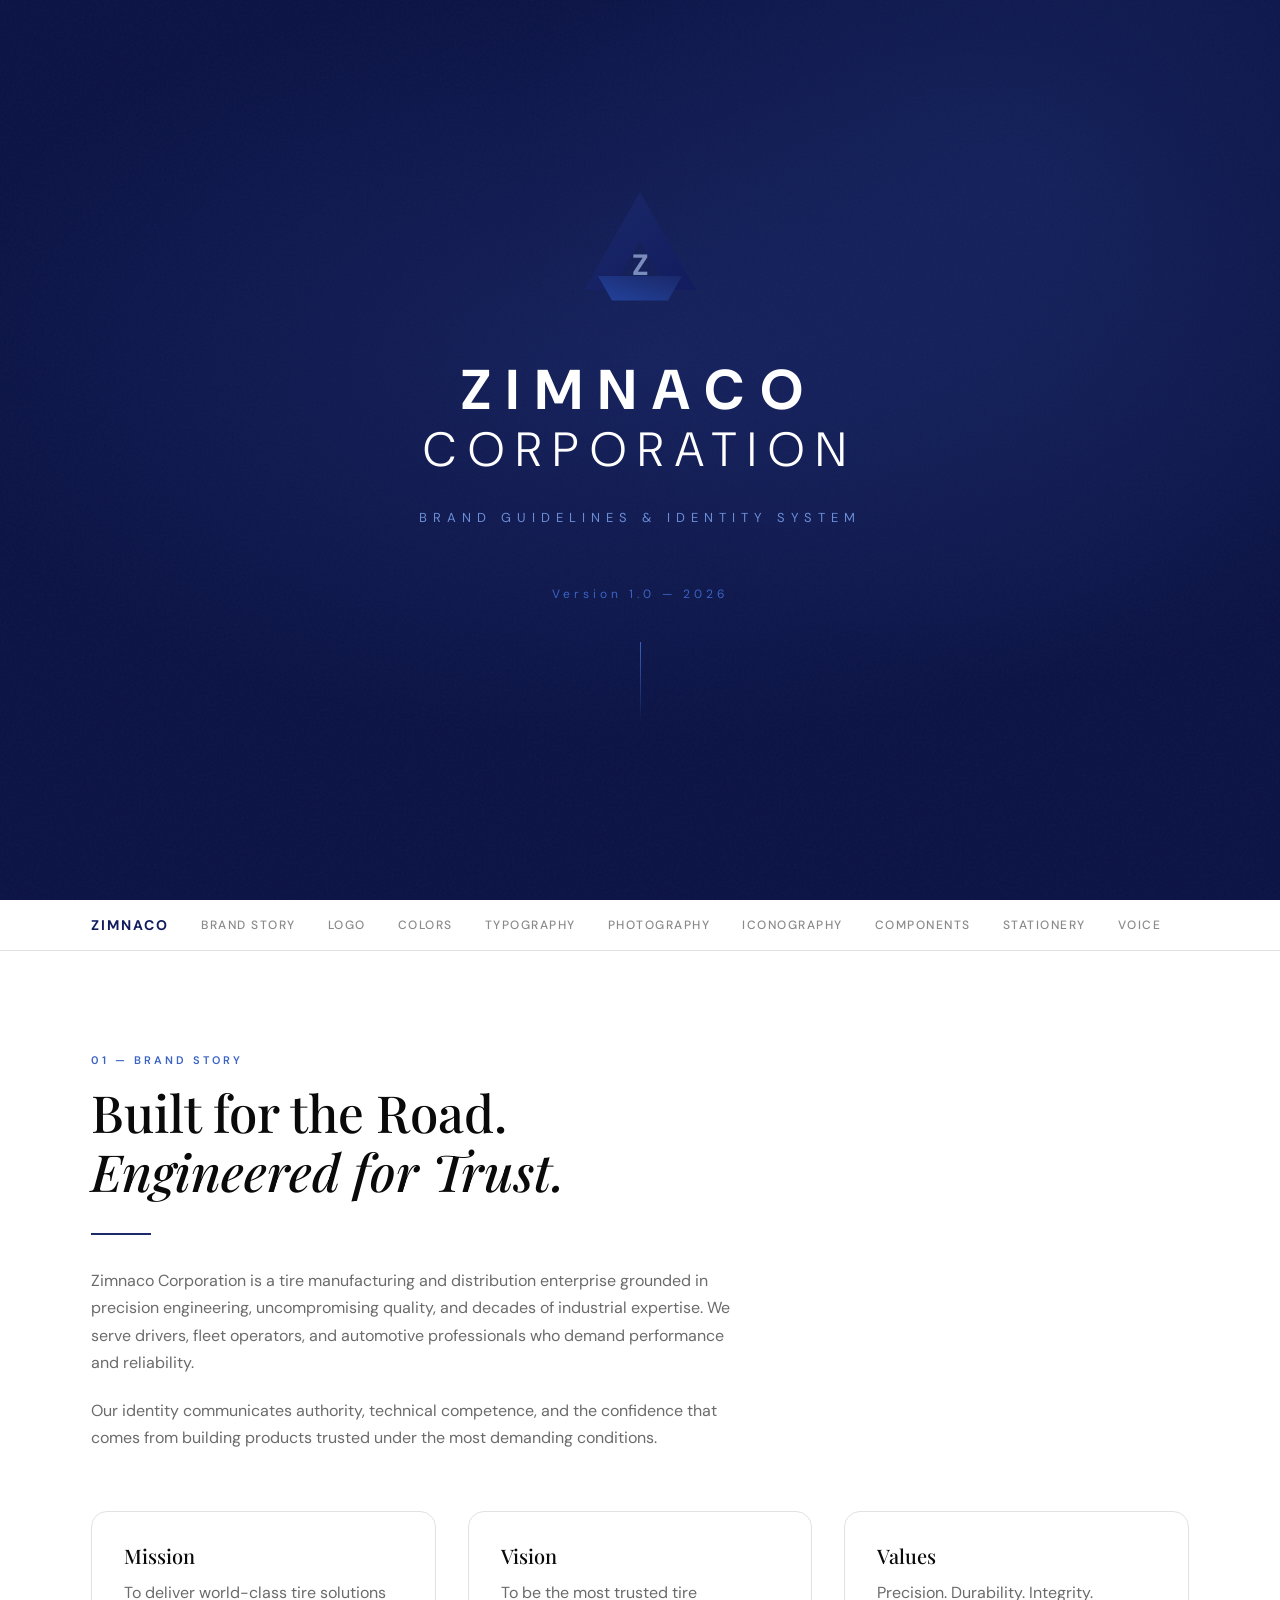
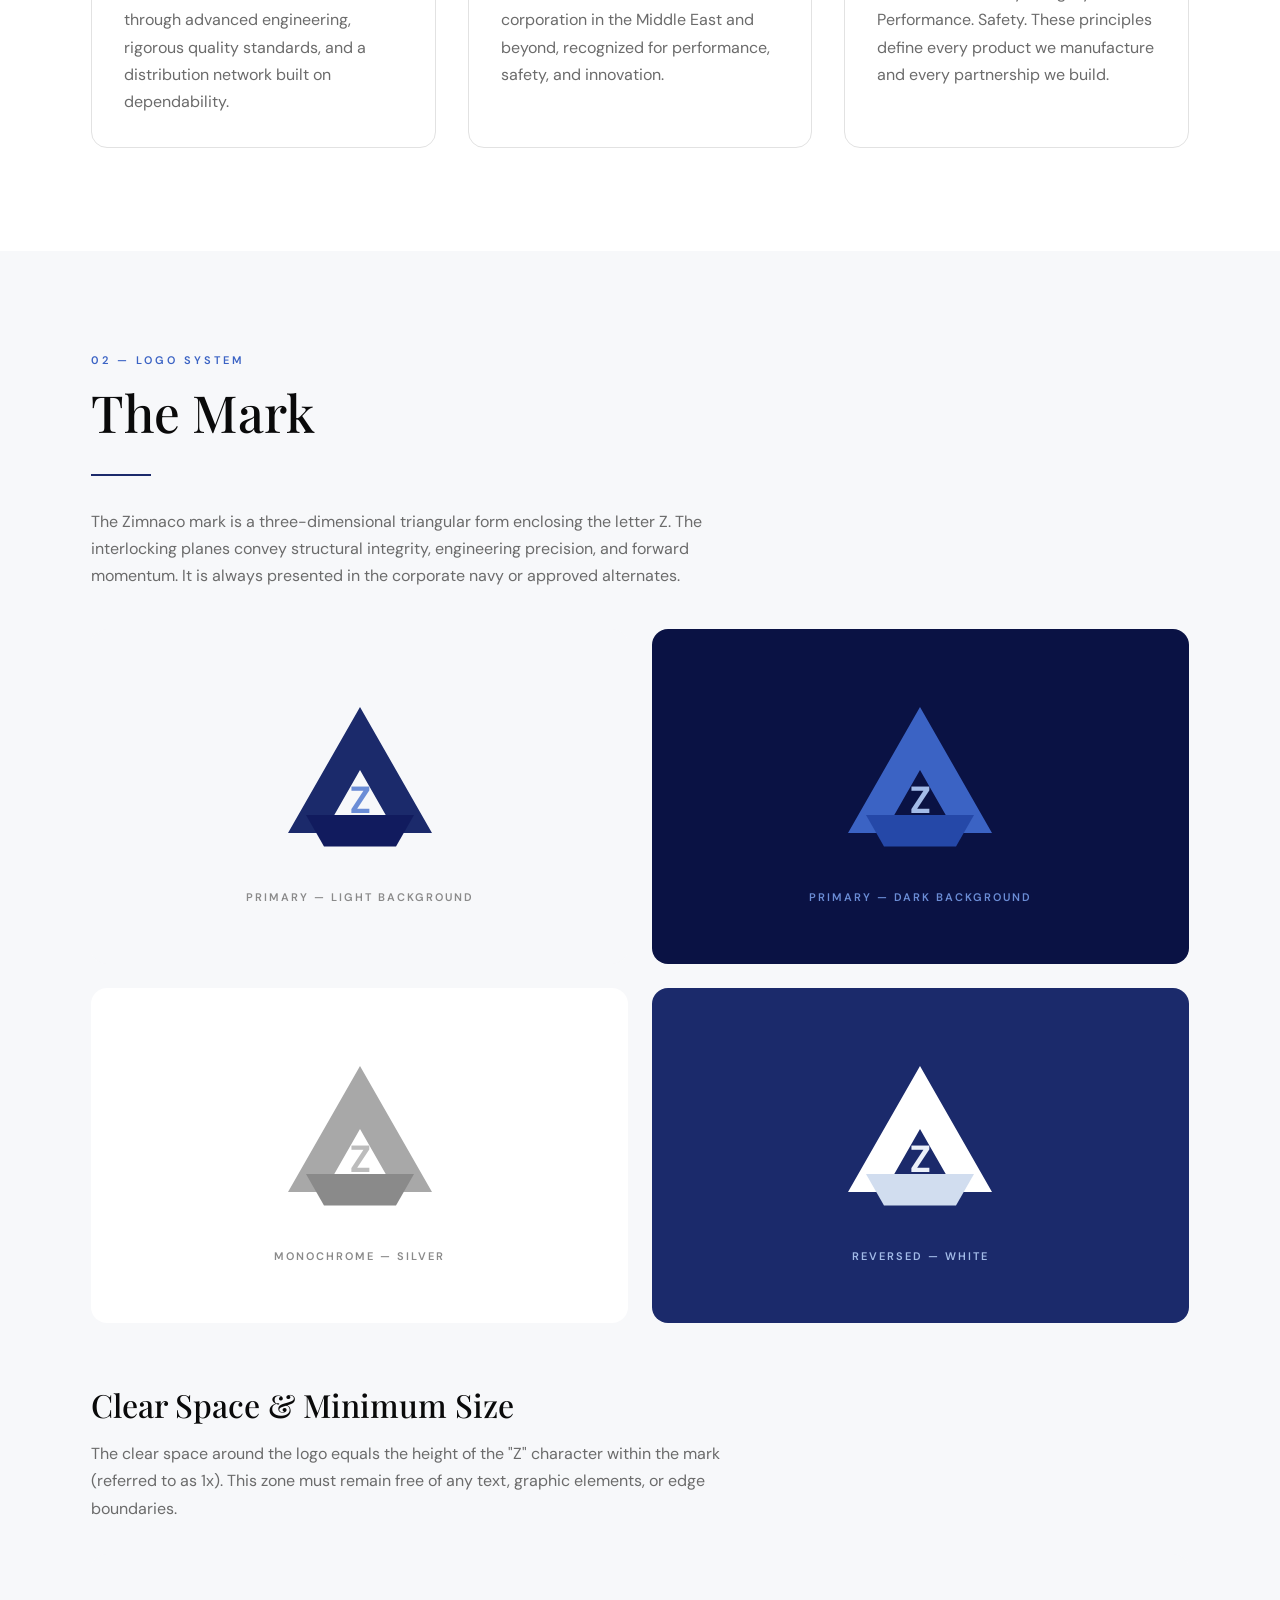
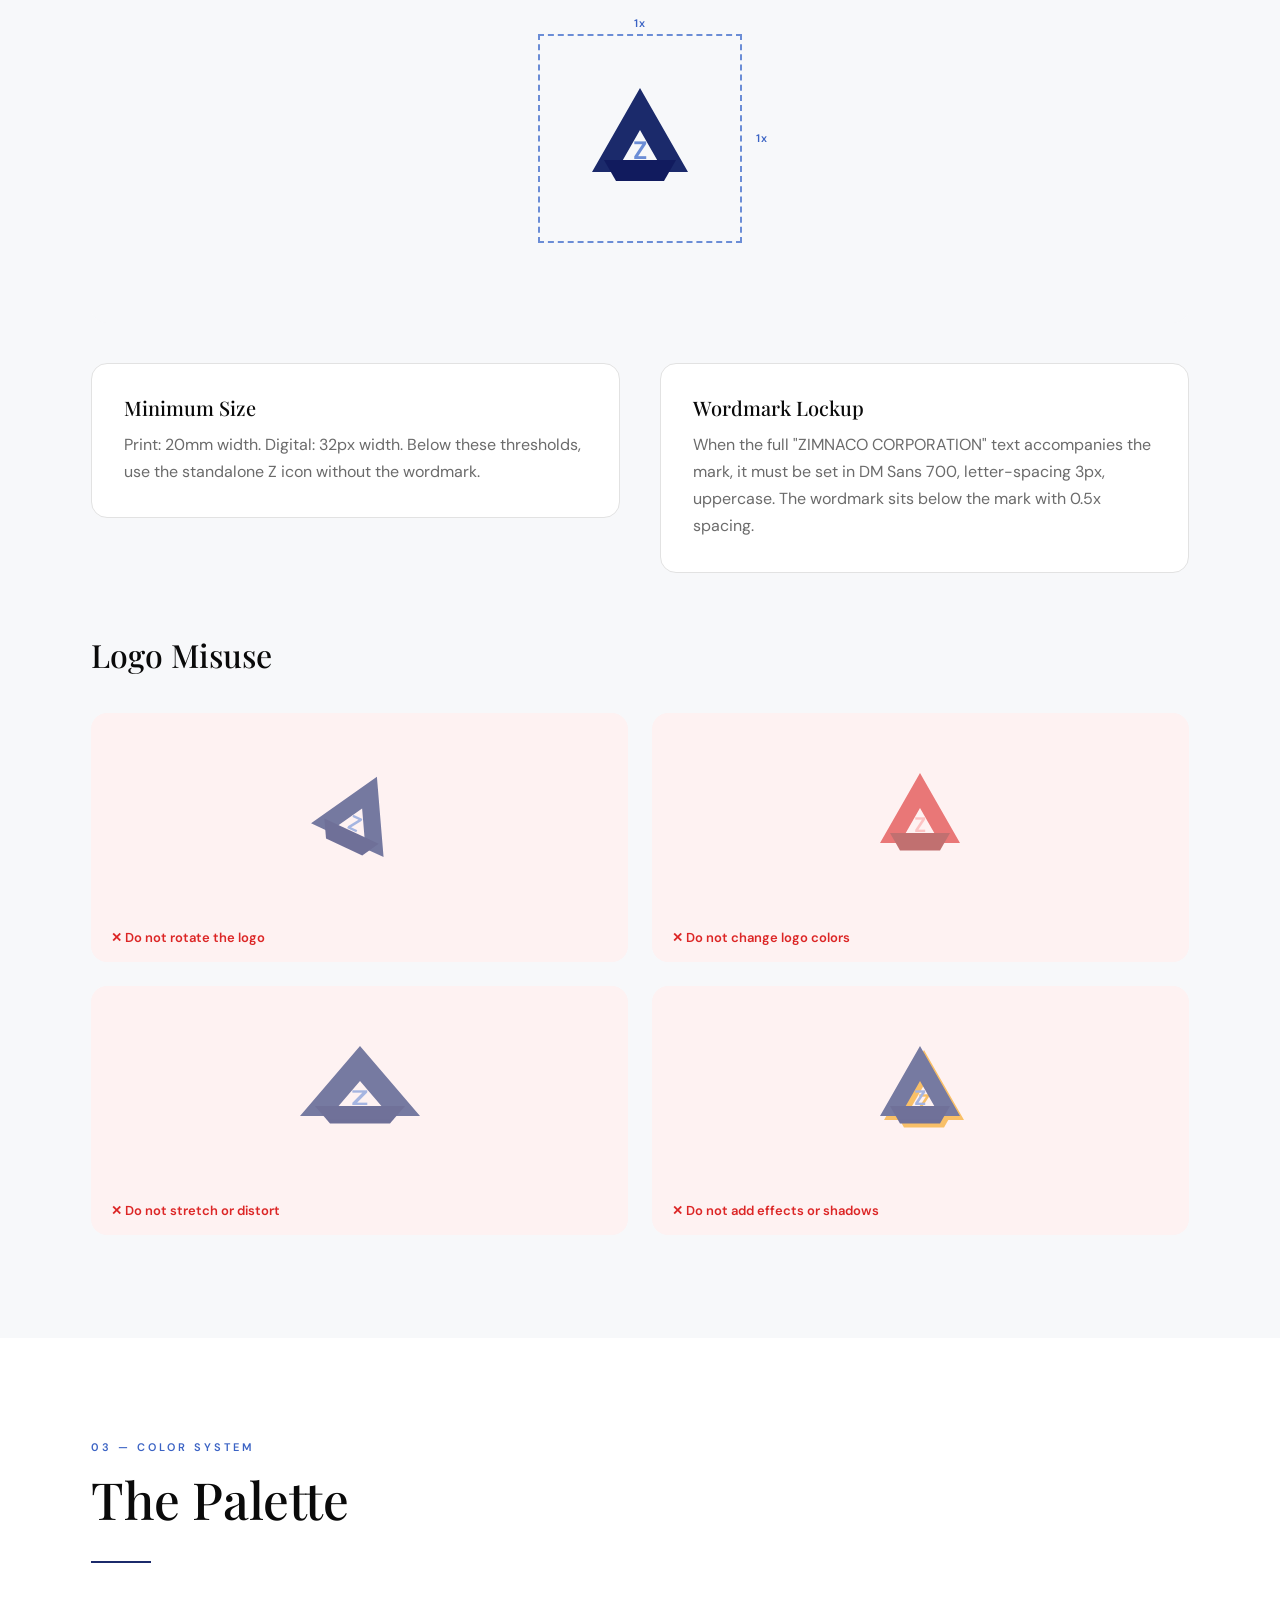
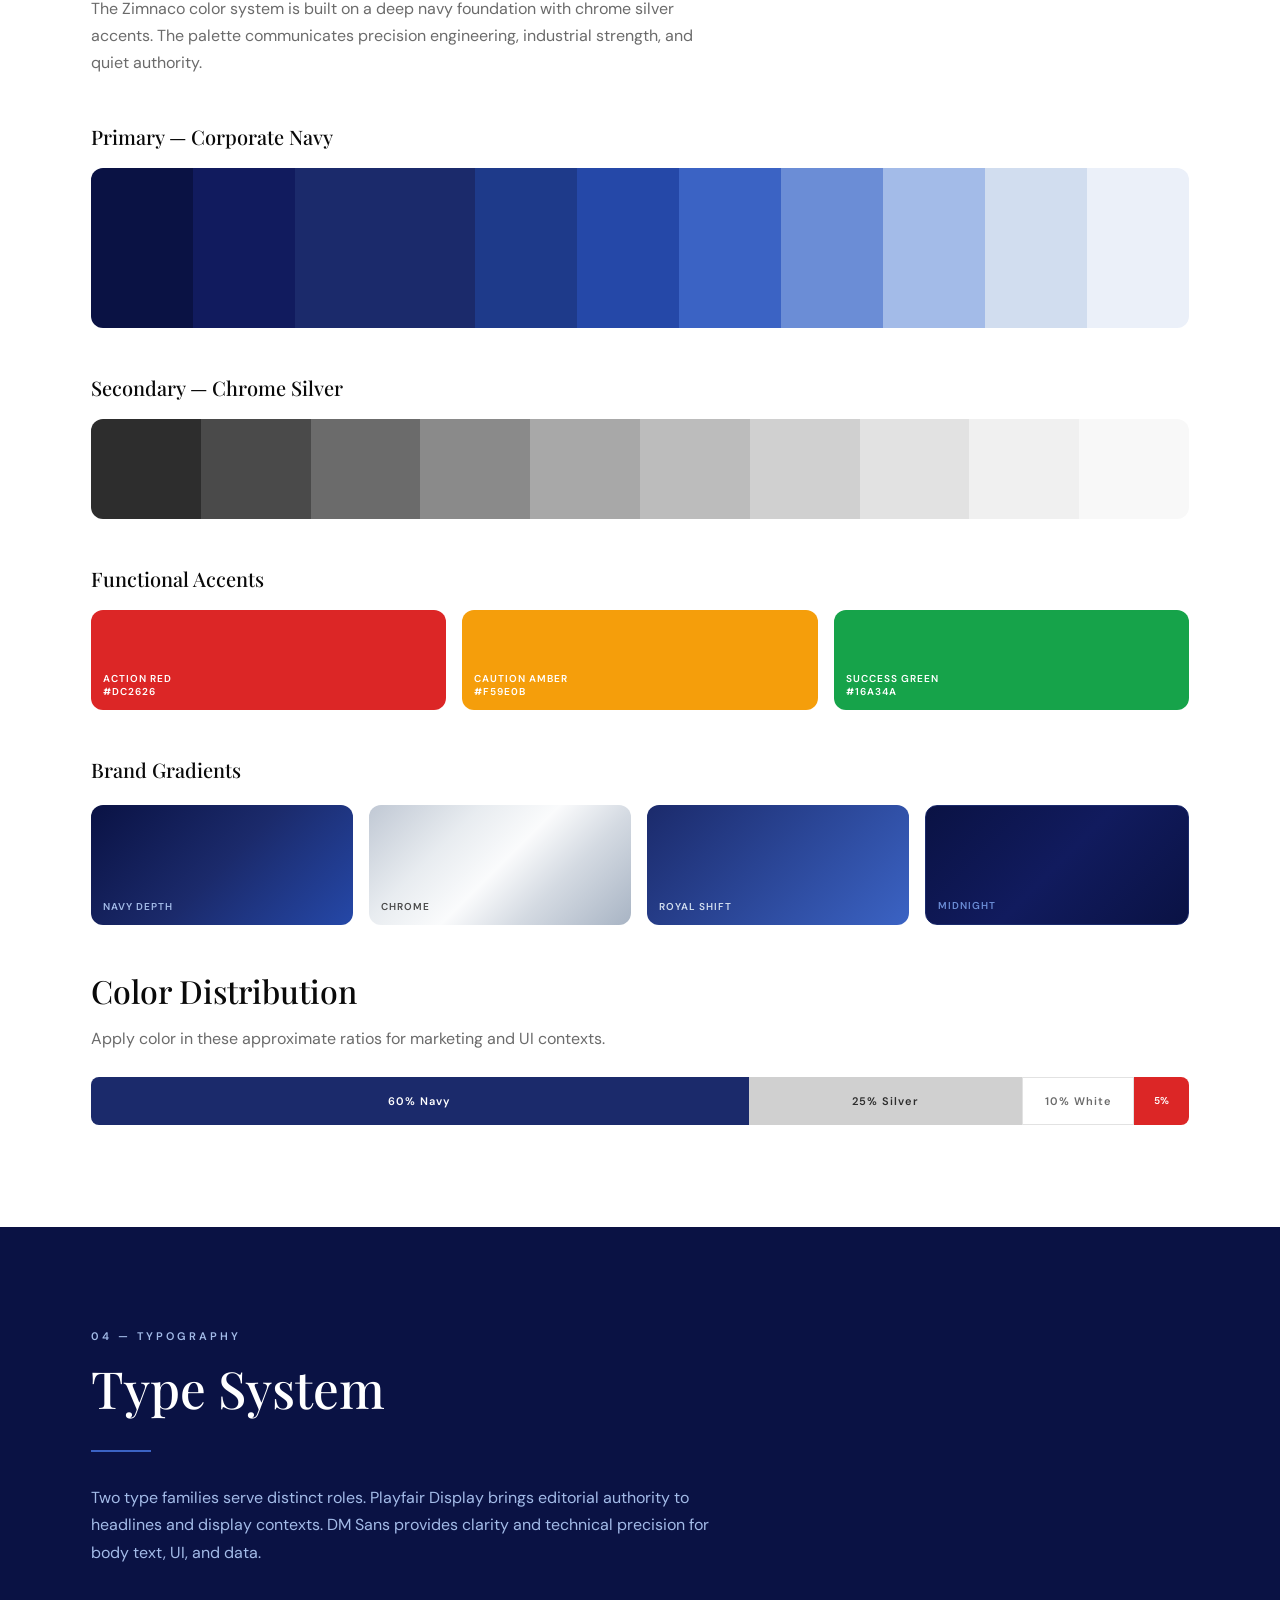
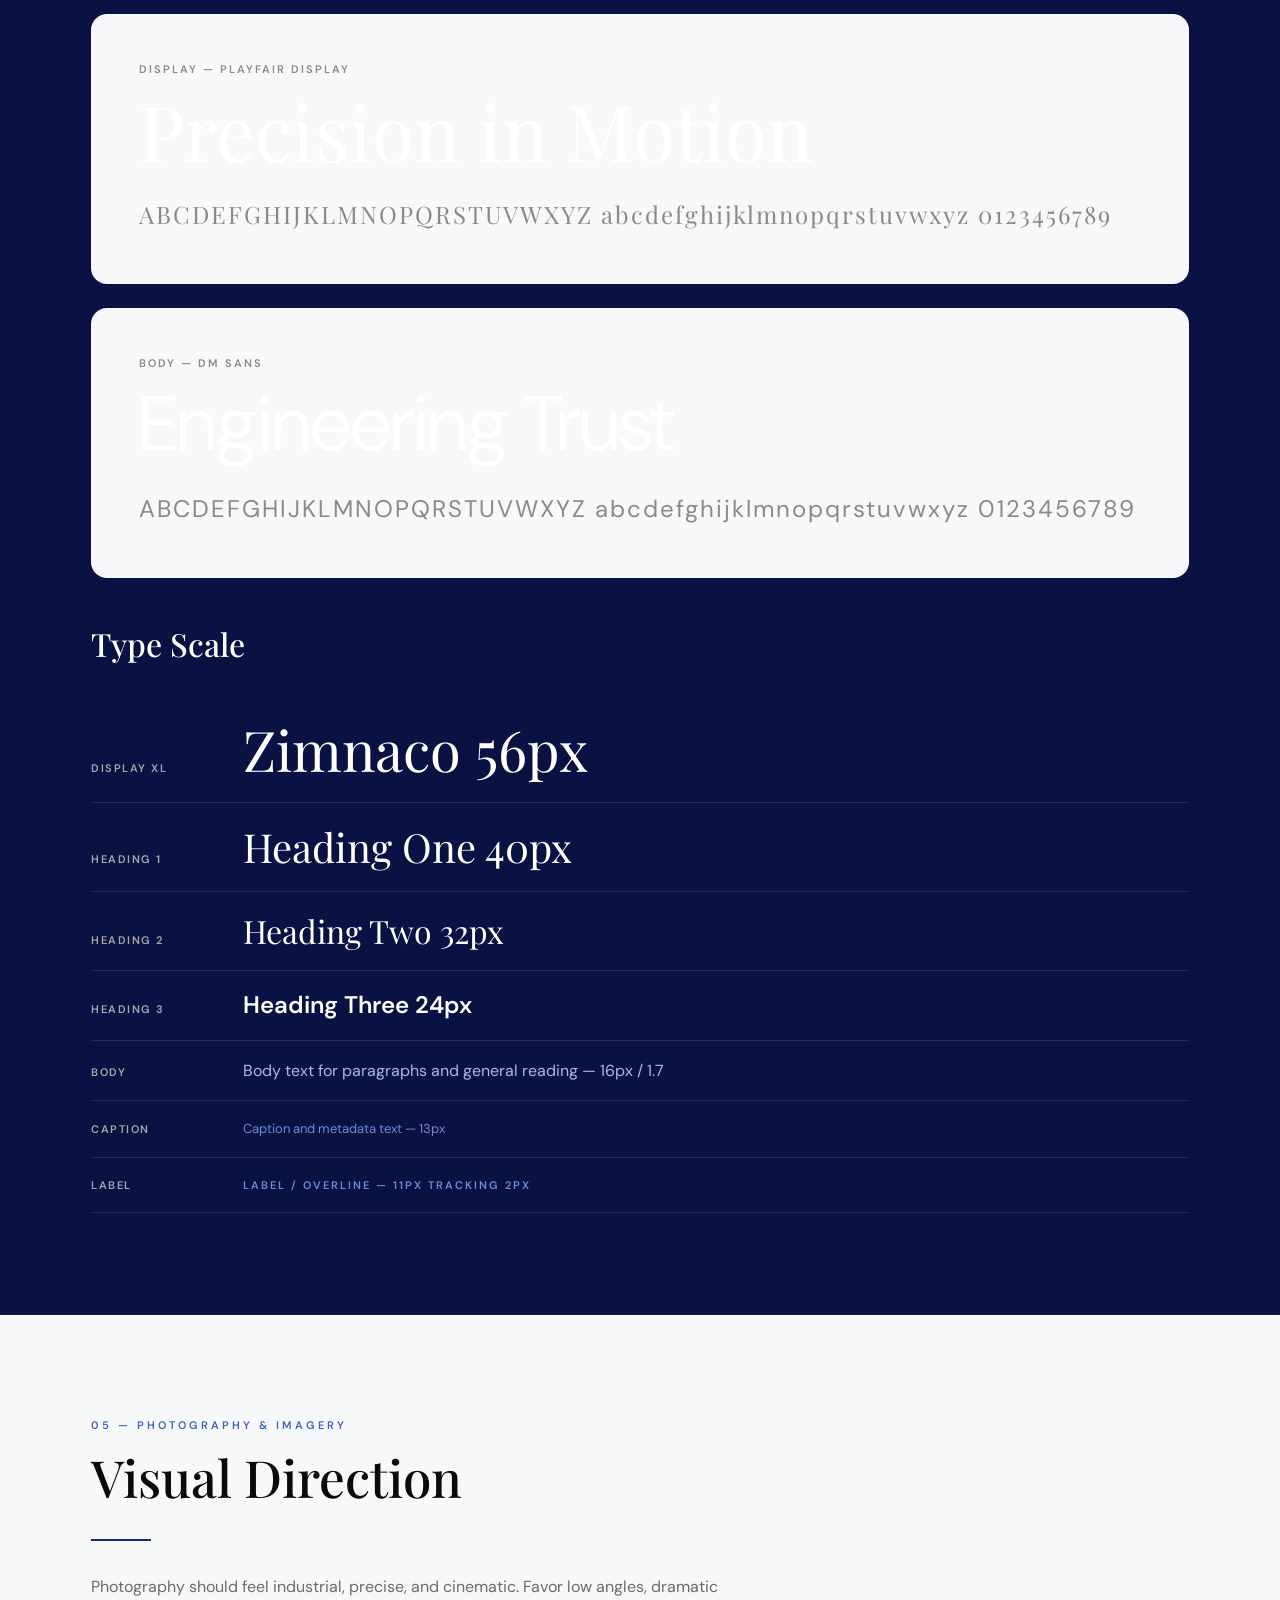
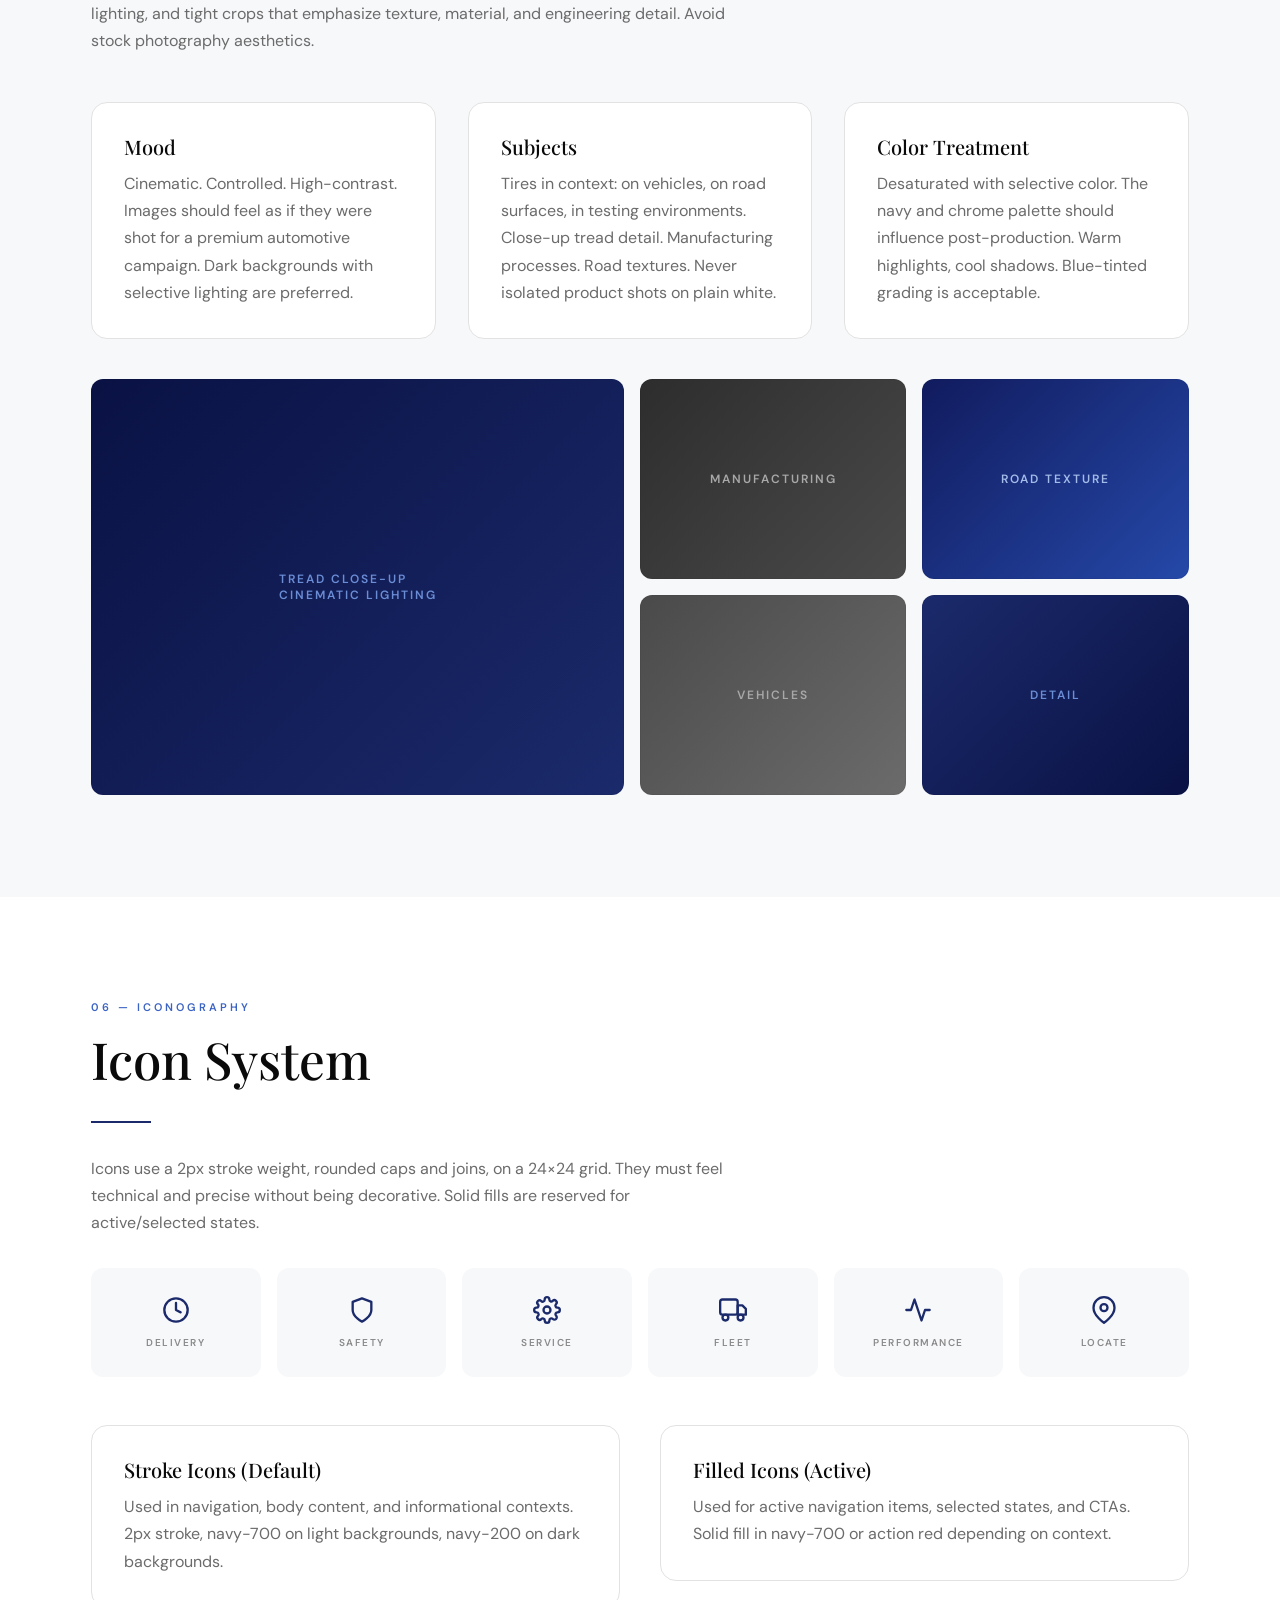
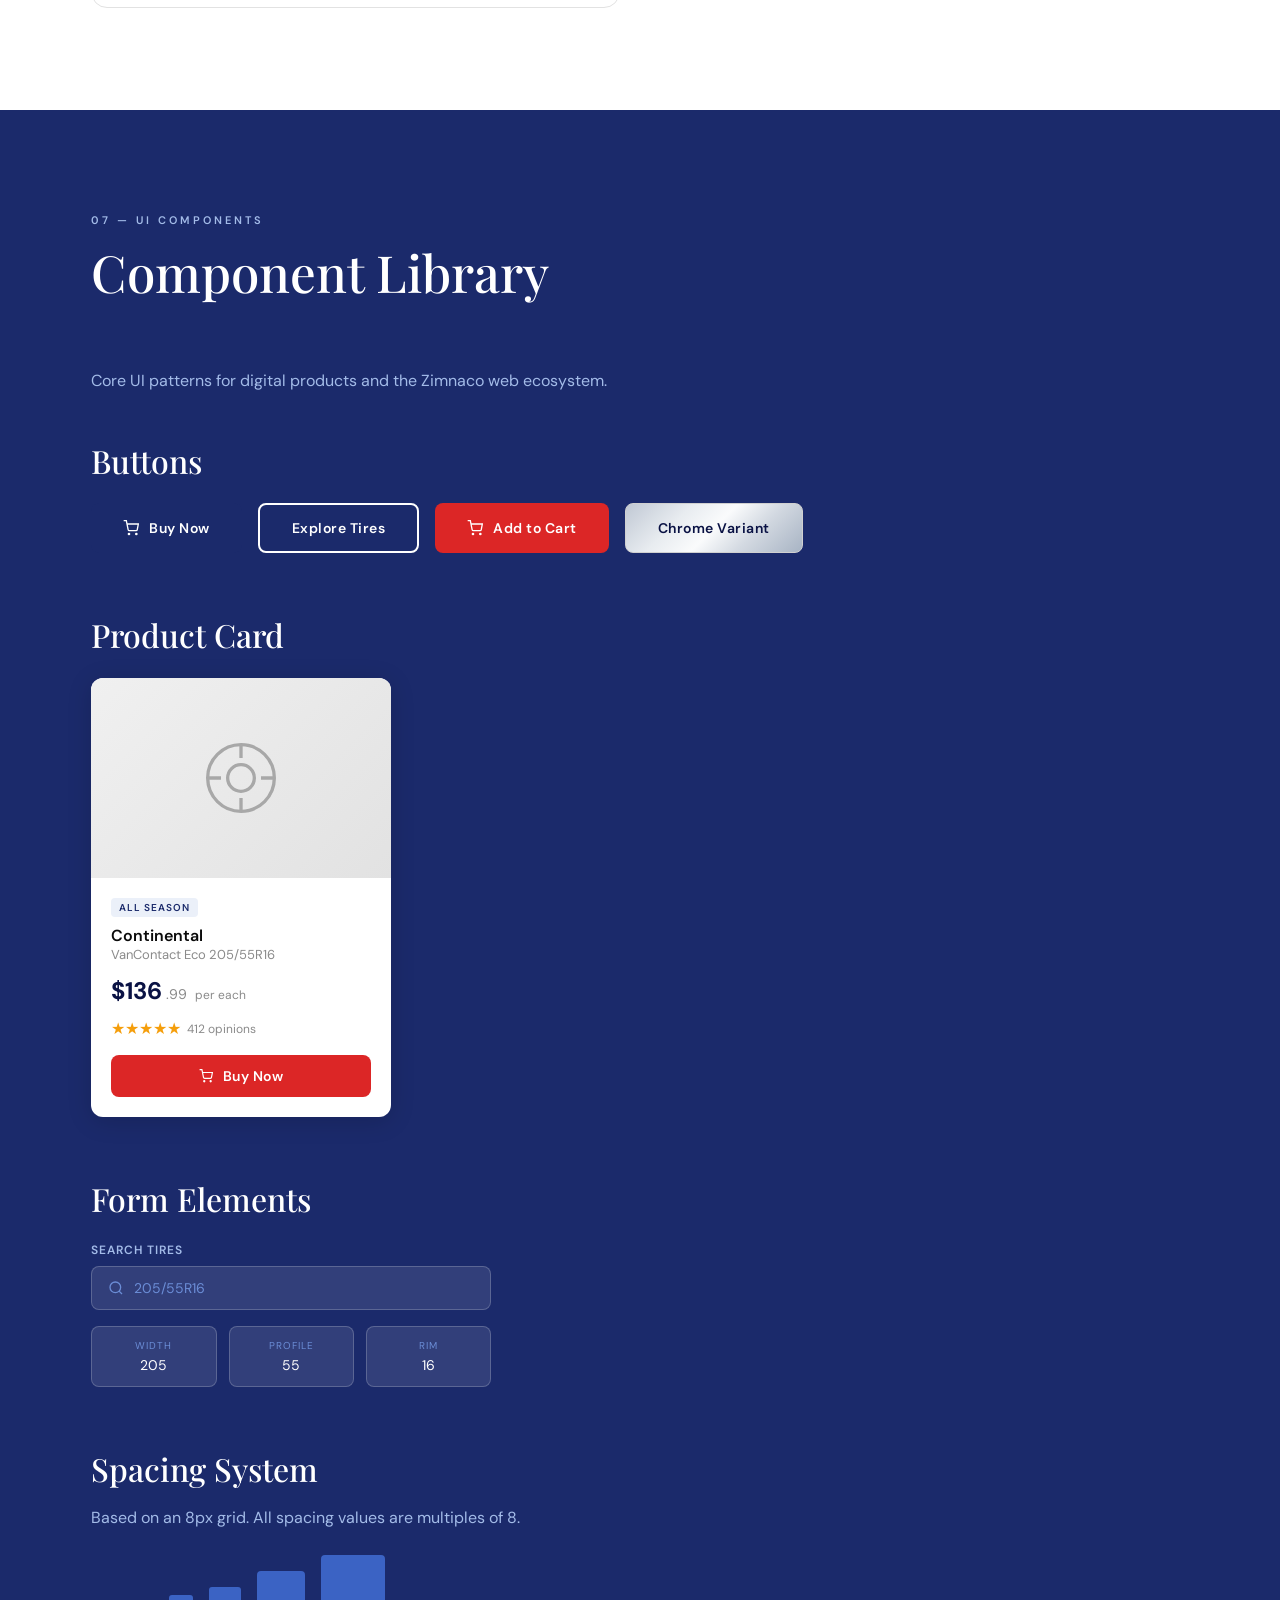
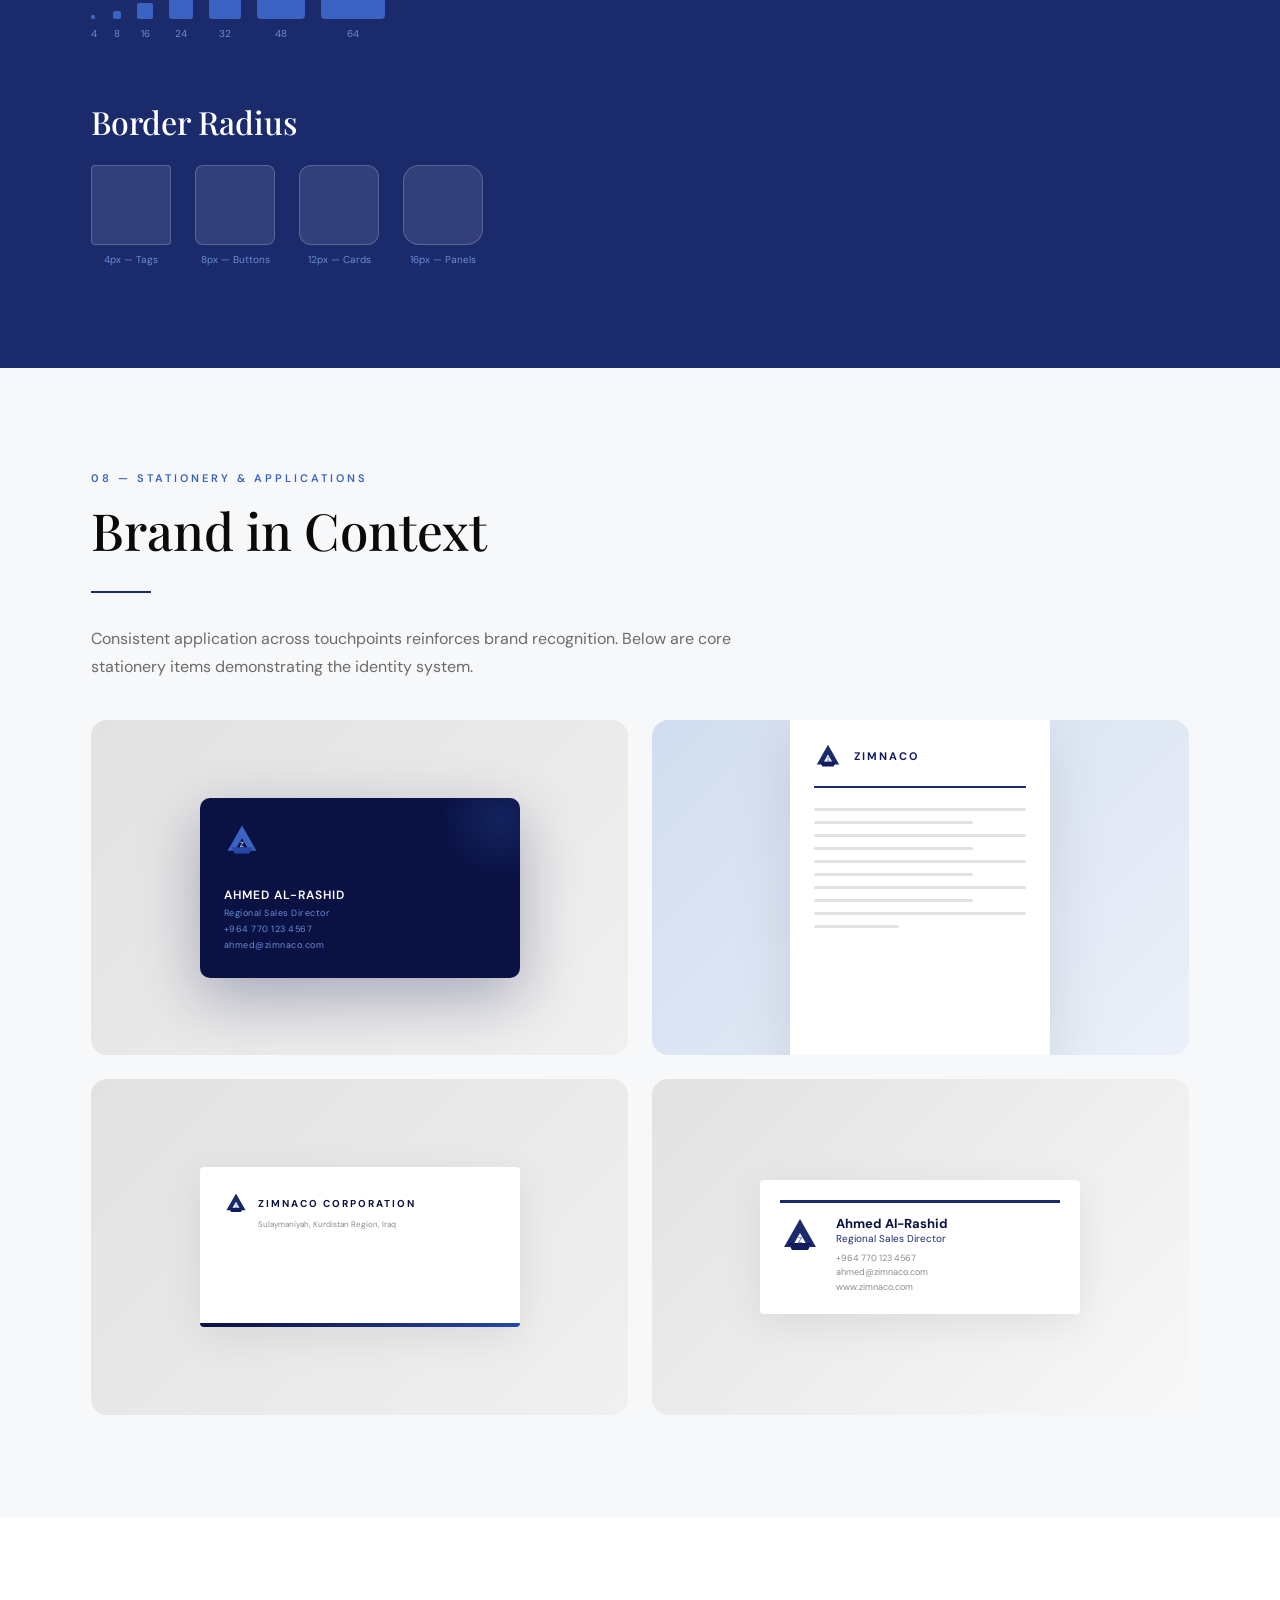
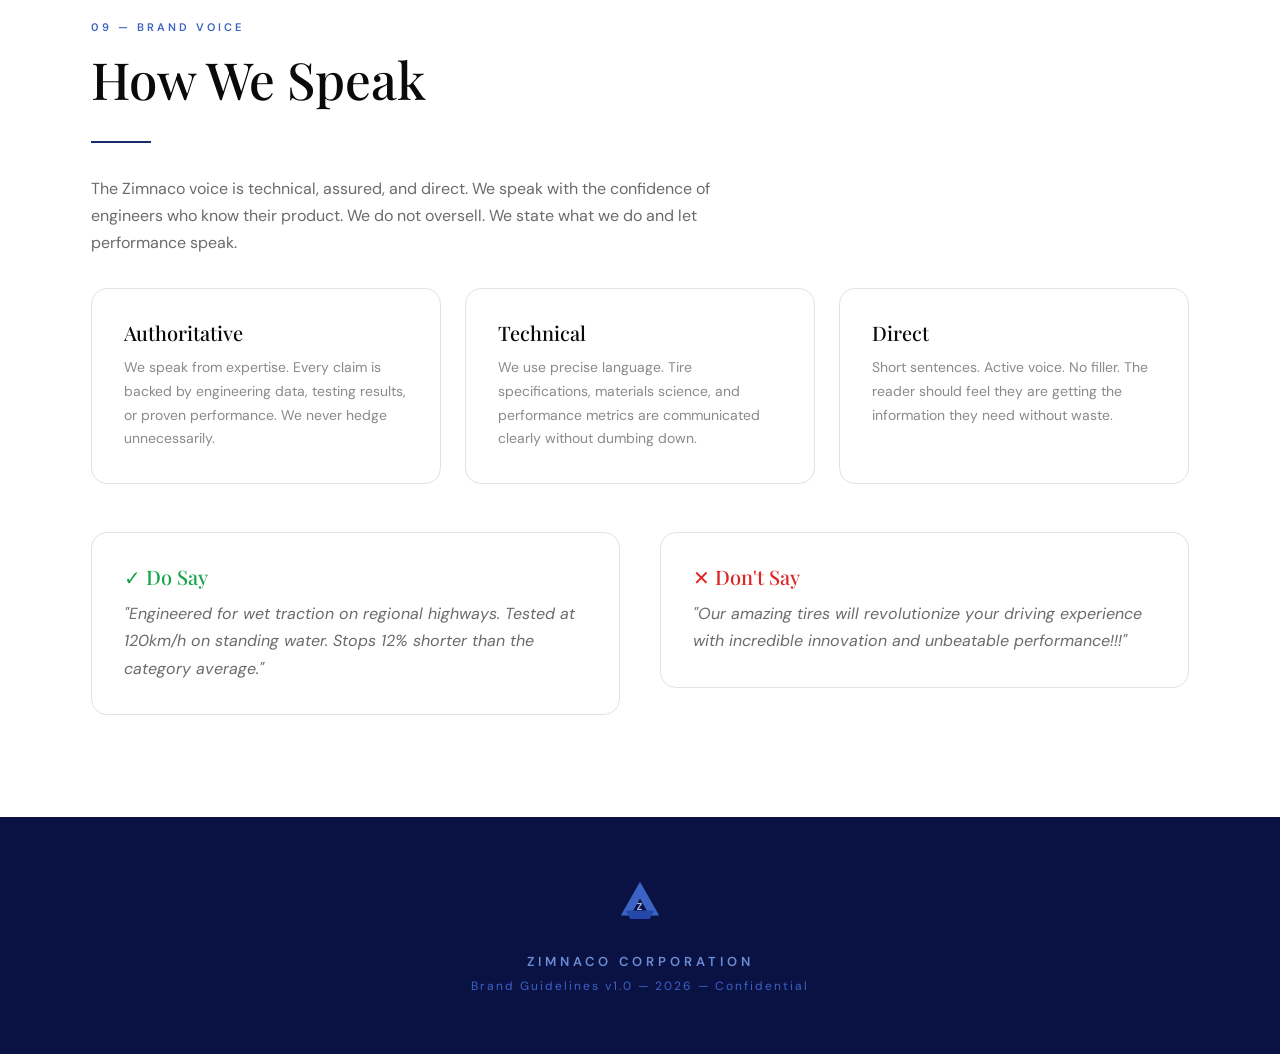
<file: zimnaco-brandbook.html>
<!DOCTYPE html>
<html lang="en">
<head>
<meta charset="UTF-8">
<meta name="viewport" content="width=device-width, initial-scale=1.0">
<title>Zimnaco Corporation — Brand Guidelines</title>
<link href="https://fonts.googleapis.com/css2?family=DM+Sans:ital,opsz,wght@0,9..40,300;0,9..40,400;0,9..40,500;0,9..40,600;0,9..40,700;1,9..40,300;1,9..40,400&family=Playfair+Display:ital,wght@0,400;0,500;0,600;0,700;1,400;1,500&display=swap" rel="stylesheet">
<style>
:root {
  /* ── ZIMNACO BRAND COLORS ── */
  --navy-900: #0A1244;
  --navy-800: #111B5E;
  --navy-700: #1B2A6B;
  --navy-600: #1E3A8A;
  --navy-500: #2548A8;
  --navy-400: #3B63C4;
  --navy-300: #6B8DD6;
  --navy-200: #A3BBE8;
  --navy-100: #D1DDEF;
  --navy-50:  #EBF0F9;

  --silver-900: #2D2D2D;
  --silver-800: #4A4A4A;
  --silver-700: #6B6B6B;
  --silver-600: #8A8A8A;
  --silver-500: #A8A8A8;
  --silver-400: #BCBCBC;
  --silver-300: #D0D0D0;
  --silver-200: #E2E2E2;
  --silver-100: #F0F0F0;
  --silver-50:  #F8F8F8;

  --chrome-highlight: linear-gradient(135deg, #C0C8D4 0%, #E8ECF0 30%, #FAFBFC 50%, #D4DAE2 70%, #A8B4C4 100%);
  --chrome-dark: linear-gradient(135deg, #5A6475 0%, #8A95A5 30%, #B0BAC8 50%, #7A8698 70%, #4A5568 100%);

  --white: #FFFFFF;
  --off-white: #F7F8FA;
  --black: #0A0A0A;

  --accent-red: #DC2626;
  --accent-amber: #F59E0B;
  --accent-green: #16A34A;

  /* ── TYPOGRAPHY ── */
  --font-display: 'Playfair Display', Georgia, serif;
  --font-body: 'DM Sans', 'Helvetica Neue', sans-serif;

  /* ── SPACING ── */
  --section-pad: clamp(60px, 8vw, 120px);
  --page-max: 1200px;
}

* { margin: 0; padding: 0; box-sizing: border-box; }

html { scroll-behavior: smooth; font-size: 16px; }

body {
  font-family: var(--font-body);
  color: var(--black);
  background: var(--white);
  -webkit-font-smoothing: antialiased;
  overflow-x: hidden;
}

/* ── UTILITY ── */
.container { max-width: var(--page-max); margin: 0 auto; padding: 0 clamp(20px, 4vw, 60px); }
.section { padding: var(--section-pad) 0; }
.section--dark { background: var(--navy-900); color: var(--white); }
.section--light { background: var(--off-white); }
.section--navy { background: var(--navy-700); color: var(--white); }

.label {
  font-family: var(--font-body);
  font-size: 11px;
  font-weight: 600;
  letter-spacing: 3px;
  text-transform: uppercase;
  color: var(--navy-400);
  margin-bottom: 16px;
  display: block;
}
.section--dark .label,
.section--navy .label { color: var(--navy-200); }

h1, h2, h3, h4 { font-family: var(--font-display); font-weight: 500; line-height: 1.15; }
h1 { font-size: clamp(42px, 6vw, 80px); }
h2 { font-size: clamp(32px, 4vw, 56px); margin-bottom: 24px; }
h3 { font-size: clamp(22px, 2.5vw, 32px); margin-bottom: 16px; }
h4 { font-size: 20px; margin-bottom: 12px; }

p { font-size: 16px; line-height: 1.7; color: var(--silver-700); max-width: 640px; }
.section--dark p,
.section--navy p { color: var(--navy-200); }

.divider {
  width: 60px;
  height: 2px;
  background: var(--navy-700);
  margin: 32px 0;
}
.section--dark .divider { background: var(--navy-400); }

/* ── COVER ── */
.cover {
  min-height: 100vh;
  background: var(--navy-900);
  display: flex;
  align-items: center;
  justify-content: center;
  position: relative;
  overflow: hidden;
}
.cover::before {
  content: '';
  position: absolute;
  inset: 0;
  background:
    radial-gradient(ellipse 80% 60% at 50% 40%, rgba(27,42,107,0.6) 0%, transparent 70%),
    radial-gradient(circle at 80% 20%, rgba(59,99,196,0.15) 0%, transparent 40%);
}
.cover::after {
  content: '';
  position: absolute;
  inset: 0;
  background: url("data:image/svg+xml,%3Csvg viewBox='0 0 400 400' xmlns='http://www.w3.org/2000/svg'%3E%3Cfilter id='n'%3E%3CfeTurbulence type='fractalNoise' baseFrequency='0.9' numOctaves='4' stitchTiles='stitch'/%3E%3C/filter%3E%3Crect width='100%25' height='100%25' filter='url(%23n)' opacity='0.03'/%3E%3C/svg%3E");
  pointer-events: none;
}

.cover-content {
  position: relative;
  z-index: 1;
  text-align: center;
  color: var(--white);
  animation: fadeUp 1.2s ease-out;
}
@keyframes fadeUp {
  from { opacity: 0; transform: translateY(40px); }
  to { opacity: 1; transform: translateY(0); }
}

.cover-logo {
  width: 140px;
  height: 140px;
  margin: 0 auto 40px;
}

.cover h1 {
  font-family: var(--font-body);
  font-weight: 300;
  letter-spacing: 12px;
  text-transform: uppercase;
  font-size: clamp(24px, 4vw, 48px);
  margin-bottom: 8px;
}
.cover h1 span {
  display: block;
  font-family: var(--font-body);
  font-weight: 700;
  letter-spacing: 16px;
  font-size: clamp(28px, 5vw, 56px);
}
.cover-sub {
  font-size: 13px;
  letter-spacing: 6px;
  text-transform: uppercase;
  color: var(--navy-300);
  margin-top: 32px;
  font-weight: 400;
}
.cover-year {
  font-size: 12px;
  letter-spacing: 4px;
  color: var(--navy-400);
  margin-top: 60px;
}
.cover-line {
  width: 1px;
  height: 80px;
  background: linear-gradient(to bottom, var(--navy-400), transparent);
  margin: 40px auto 0;
}

/* ── NAV ── */
.toc {
  position: sticky;
  top: 0;
  z-index: 100;
  background: rgba(255,255,255,0.92);
  backdrop-filter: blur(20px);
  border-bottom: 1px solid var(--silver-200);
  padding: 16px 0;
}
.toc-inner {
  max-width: var(--page-max);
  margin: 0 auto;
  padding: 0 clamp(20px, 4vw, 60px);
  display: flex;
  align-items: center;
  gap: 32px;
  overflow-x: auto;
  scrollbar-width: none;
}
.toc-inner::-webkit-scrollbar { display: none; }
.toc-brand {
  font-family: var(--font-body);
  font-weight: 700;
  font-size: 14px;
  letter-spacing: 2px;
  text-transform: uppercase;
  color: var(--navy-800);
  white-space: nowrap;
  flex-shrink: 0;
}
.toc a {
  font-size: 12px;
  letter-spacing: 1.5px;
  text-transform: uppercase;
  color: var(--silver-600);
  text-decoration: none;
  white-space: nowrap;
  transition: color 0.3s;
  font-weight: 500;
}
.toc a:hover { color: var(--navy-700); }

/* ── GRID LAYOUTS ── */
.grid-2 { display: grid; grid-template-columns: 1fr 1fr; gap: 40px; align-items: start; }
.grid-3 { display: grid; grid-template-columns: repeat(3, 1fr); gap: 32px; }
.grid-4 { display: grid; grid-template-columns: repeat(4, 1fr); gap: 24px; }
@media (max-width: 768px) {
  .grid-2, .grid-3, .grid-4 { grid-template-columns: 1fr; }
}

/* ── COLOR SWATCHES ── */
.swatch-group { margin-bottom: 48px; }
.swatch-group h4 { margin-bottom: 20px; }
.swatch-row { display: flex; gap: 0; border-radius: 12px; overflow: hidden; height: 100px; }
.swatch-row--tall { height: 160px; }
.swatch {
  flex: 1;
  display: flex;
  align-items: flex-end;
  padding: 12px;
  position: relative;
  transition: flex 0.4s ease;
  cursor: default;
}
.swatch:hover { flex: 2; }
.swatch-info {
  font-size: 10px;
  font-weight: 600;
  letter-spacing: 1px;
  text-transform: uppercase;
  line-height: 1.6;
  opacity: 0;
  transition: opacity 0.3s;
}
.swatch:hover .swatch-info { opacity: 1; }
.swatch--light .swatch-info { color: var(--black); }
.swatch--dark .swatch-info { color: var(--white); }

/* ── LOGO DISPLAY ── */
.logo-display {
  background: var(--off-white);
  border-radius: 16px;
  padding: 60px;
  display: flex;
  align-items: center;
  justify-content: center;
  min-height: 300px;
  position: relative;
}
.logo-display--dark {
  background: var(--navy-900);
}
.logo-display--navy {
  background: var(--navy-700);
}
.logo-display svg { width: 180px; height: auto; }

.logo-grid {
  display: grid;
  grid-template-columns: repeat(2, 1fr);
  gap: 24px;
  margin-top: 40px;
}
@media (max-width: 768px) {
  .logo-grid { grid-template-columns: 1fr; }
}

/* ── CLEAR SPACE ── */
.clearspace-demo {
  background: var(--off-white);
  border-radius: 16px;
  padding: 80px;
  display: flex;
  align-items: center;
  justify-content: center;
  position: relative;
}
.clearspace-box {
  border: 2px dashed var(--navy-300);
  padding: 40px;
  position: relative;
}
.clearspace-box::before,
.clearspace-box::after {
  content: '1x';
  position: absolute;
  font-size: 11px;
  font-weight: 600;
  color: var(--navy-400);
  letter-spacing: 1px;
}
.clearspace-box::before { top: -20px; left: 50%; transform: translateX(-50%); }
.clearspace-box::after { right: -28px; top: 50%; transform: translateY(-50%); }

/* ── TYPOGRAPHY SPECIMENS ── */
.type-specimen {
  background: var(--off-white);
  border-radius: 16px;
  padding: 48px;
  margin-bottom: 24px;
}
.type-specimen--dark {
  background: var(--navy-900);
  color: var(--white);
}
.type-display {
  font-size: clamp(48px, 6vw, 96px);
  line-height: 1;
  margin-bottom: 24px;
}
.type-alphabet {
  font-size: 24px;
  line-height: 1.8;
  letter-spacing: 2px;
  color: var(--silver-600);
  word-break: break-all;
}
.type-scale { margin-top: 48px; }
.type-scale-item {
  display: flex;
  align-items: baseline;
  gap: 32px;
  padding: 20px 0;
  border-bottom: 1px solid var(--silver-200);
}
.type-scale-label {
  width: 120px;
  flex-shrink: 0;
  font-size: 11px;
  font-weight: 600;
  letter-spacing: 1.5px;
  text-transform: uppercase;
  color: var(--silver-500);
}
.type-scale-sample { line-height: 1.2; }

/* ── PATTERN / TEXTURE ── */
.pattern-box {
  border-radius: 16px;
  overflow: hidden;
  height: 240px;
  position: relative;
}

/* ── DO / DON'T ── */
.usage-grid { display: grid; grid-template-columns: 1fr 1fr; gap: 24px; margin-top: 40px; }
@media (max-width: 768px) { .usage-grid { grid-template-columns: 1fr; } }
.usage-card {
  border-radius: 16px;
  overflow: hidden;
}
.usage-card-display {
  height: 200px;
  display: flex;
  align-items: center;
  justify-content: center;
  background: var(--off-white);
}
.usage-card-label {
  padding: 16px 20px;
  font-size: 13px;
  font-weight: 600;
  display: flex;
  align-items: center;
  gap: 8px;
}
.usage-card--do .usage-card-label { background: #ECFDF5; color: var(--accent-green); }
.usage-card--dont .usage-card-label { background: #FEF2F2; color: var(--accent-red); }

/* ── COMPONENT CARDS ── */
.component-card {
  background: var(--white);
  border-radius: 16px;
  padding: 32px;
  border: 1px solid var(--silver-200);
}
.section--dark .component-card {
  background: rgba(255,255,255,0.05);
  border-color: rgba(255,255,255,0.1);
}

/* ── BUTTON SPECIMENS ── */
.btn-specimen {
  display: inline-flex;
  align-items: center;
  gap: 10px;
  padding: 14px 32px;
  border-radius: 8px;
  font-family: var(--font-body);
  font-size: 14px;
  font-weight: 600;
  letter-spacing: 0.5px;
  border: none;
  cursor: pointer;
  transition: all 0.3s;
  text-decoration: none;
}
.btn--primary {
  background: var(--navy-700);
  color: var(--white);
}
.btn--primary:hover { background: var(--navy-800); transform: translateY(-1px); }
.btn--secondary {
  background: transparent;
  color: var(--navy-700);
  border: 2px solid var(--navy-700);
}
.btn--accent {
  background: var(--accent-red);
  color: var(--white);
}
.btn--chrome {
  background: var(--chrome-highlight);
  color: var(--navy-900);
  border: 1px solid var(--silver-300);
}

.btn-row { display: flex; flex-wrap: wrap; gap: 16px; margin-top: 24px; }

/* ── PHOTOGRAPHY ── */
.photo-grid {
  display: grid;
  grid-template-columns: 2fr 1fr 1fr;
  grid-template-rows: 200px 200px;
  gap: 16px;
  margin-top: 32px;
}
.photo-grid > :first-child { grid-row: span 2; }
.photo-card {
  border-radius: 12px;
  background: var(--silver-100);
  display: flex;
  align-items: center;
  justify-content: center;
  font-size: 12px;
  letter-spacing: 2px;
  text-transform: uppercase;
  color: var(--silver-500);
  font-weight: 600;
  position: relative;
  overflow: hidden;
}
.photo-card::after {
  content: '';
  position: absolute;
  inset: 0;
  border: 1px solid rgba(0,0,0,0.05);
  border-radius: 12px;
}

/* ── ICONOGRAPHY ── */
.icon-grid {
  display: grid;
  grid-template-columns: repeat(6, 1fr);
  gap: 16px;
  margin-top: 32px;
}
@media (max-width: 768px) { .icon-grid { grid-template-columns: repeat(3, 1fr); } }
.icon-card {
  background: var(--off-white);
  border-radius: 12px;
  padding: 28px 16px;
  display: flex;
  flex-direction: column;
  align-items: center;
  gap: 12px;
}
.icon-card svg { width: 28px; height: 28px; color: var(--navy-700); }
.icon-card span {
  font-size: 10px;
  letter-spacing: 1.5px;
  text-transform: uppercase;
  color: var(--silver-600);
  font-weight: 600;
}

/* ── BRAND VOICE ── */
.voice-grid { display: grid; grid-template-columns: repeat(3, 1fr); gap: 24px; margin-top: 32px; }
@media (max-width: 768px) { .voice-grid { grid-template-columns: 1fr; } }
.voice-card {
  padding: 32px;
  border-radius: 16px;
  border: 1px solid var(--silver-200);
  background: var(--white);
}
.voice-card h4 { font-family: var(--font-display); }
.voice-card p { font-size: 14px; color: var(--silver-600); max-width: 100%; }

/* ── GRADIENT SPECIMENS ── */
.gradient-row { display: flex; gap: 16px; margin-top: 24px; }
.gradient-chip {
  flex: 1;
  height: 120px;
  border-radius: 12px;
  display: flex;
  align-items: flex-end;
  padding: 12px;
}
.gradient-chip span {
  font-size: 10px;
  letter-spacing: 1px;
  text-transform: uppercase;
  font-weight: 600;
}

/* ── FOOTER ── */
.footer {
  background: var(--navy-900);
  color: var(--navy-300);
  padding: 60px 0;
  text-align: center;
  font-size: 13px;
  letter-spacing: 2px;
}

/* ── ANIMATIONS ── */
.reveal {
  opacity: 0;
  transform: translateY(30px);
  transition: opacity 0.8s ease, transform 0.8s ease;
}
.reveal.visible {
  opacity: 1;
  transform: translateY(0);
}

/* ── STATIONERY MOCKUPS ── */
.stationery-grid {
  display: grid;
  grid-template-columns: 1fr 1fr;
  gap: 24px;
  margin-top: 40px;
}
@media (max-width: 768px) { .stationery-grid { grid-template-columns: 1fr; } }
.mockup-card {
  border-radius: 16px;
  overflow: hidden;
  aspect-ratio: 16/10;
  display: flex;
  align-items: center;
  justify-content: center;
  position: relative;
}

/* Business Card mockup */
.bcard-front {
  width: 320px;
  height: 180px;
  border-radius: 10px;
  background: var(--navy-900);
  padding: 24px;
  display: flex;
  flex-direction: column;
  justify-content: space-between;
  box-shadow: 0 20px 60px rgba(10,18,68,0.3);
  position: relative;
  overflow: hidden;
}
.bcard-front::after {
  content: '';
  position: absolute;
  top: -40px;
  right: -40px;
  width: 120px;
  height: 120px;
  background: radial-gradient(circle, rgba(59,99,196,0.2) 0%, transparent 70%);
}
.bcard-logo { width: 36px; height: 36px; }
.bcard-info {
  font-size: 9px;
  line-height: 1.8;
  color: var(--navy-300);
  letter-spacing: 0.5px;
}
.bcard-name {
  font-size: 12px;
  font-weight: 600;
  color: var(--white);
  margin-bottom: 2px;
  letter-spacing: 1px;
}

/* Letterhead mockup */
.letterhead {
  width: 260px;
  height: 340px;
  background: var(--white);
  border-radius: 4px;
  box-shadow: 0 20px 60px rgba(0,0,0,0.1);
  padding: 24px;
  display: flex;
  flex-direction: column;
}
.letterhead-header {
  display: flex;
  align-items: center;
  gap: 12px;
  padding-bottom: 16px;
  border-bottom: 2px solid var(--navy-700);
  margin-bottom: 20px;
}
.letterhead-logo { width: 28px; height: 28px; }
.letterhead-brand {
  font-size: 11px;
  font-weight: 700;
  letter-spacing: 2px;
  text-transform: uppercase;
  color: var(--navy-800);
}
.letterhead-lines { flex: 1; }
.letterhead-line {
  height: 3px;
  background: var(--silver-200);
  border-radius: 2px;
  margin-bottom: 10px;
}
.letterhead-line:nth-child(odd) { width: 100%; }
.letterhead-line:nth-child(even) { width: 75%; }
.letterhead-line:last-child { width: 40%; }
</style>
</head>
<body>

<!-- ═══════════════════ COVER ═══════════════════ -->
<section class="cover">
  <div class="cover-content">
    <div class="cover-logo">
      <svg viewBox="0 0 200 200" xmlns="http://www.w3.org/2000/svg">
        <!-- Zimnaco triangle logo approximation -->
        <defs>
          <linearGradient id="logoGrad1" x1="0%" y1="0%" x2="100%" y2="100%">
            <stop offset="0%" stop-color="#1B2A6B"/>
            <stop offset="100%" stop-color="#111B5E"/>
          </linearGradient>
          <linearGradient id="logoGrad2" x1="0%" y1="100%" x2="100%" y2="0%">
            <stop offset="0%" stop-color="#2548A8"/>
            <stop offset="100%" stop-color="#1B2A6B"/>
          </linearGradient>
        </defs>
        <!-- Simplified triangular Z mark -->
        <polygon points="100,20 180,160 140,160 100,90 60,160 20,160" fill="url(#logoGrad1)" opacity="0.9"/>
        <polygon points="40,140 160,140 140,175 60,175" fill="url(#logoGrad2)" opacity="0.85"/>
        <text x="100" y="138" text-anchor="middle" font-family="'DM Sans', sans-serif" font-size="42" font-weight="700" fill="#A3BBE8" opacity="0.7">Z</text>
      </svg>
    </div>
    <h1>
      <span>ZIMNACO</span>
      Corporation
    </h1>
    <div class="cover-sub">Brand Guidelines &amp; Identity System</div>
    <div class="cover-year">Version 1.0 — 2026</div>
    <div class="cover-line"></div>
  </div>
</section>

<!-- ═══════════════════ NAV ═══════════════════ -->
<nav class="toc">
  <div class="toc-inner">
    <div class="toc-brand">Zimnaco</div>
    <a href="#brand-story">Brand Story</a>
    <a href="#logo">Logo</a>
    <a href="#colors">Colors</a>
    <a href="#typography">Typography</a>
    <a href="#photography">Photography</a>
    <a href="#iconography">Iconography</a>
    <a href="#components">Components</a>
    <a href="#stationery">Stationery</a>
    <a href="#voice">Voice</a>
  </div>
</nav>

<!-- ═══════════════════ 01 BRAND STORY ═══════════════════ -->
<section id="brand-story" class="section">
  <div class="container reveal">
    <span class="label">01 — Brand Story</span>
    <h2>Built for the Road. <br><em>Engineered for Trust.</em></h2>
    <div class="divider"></div>
    <p>Zimnaco Corporation is a tire manufacturing and distribution enterprise grounded in precision engineering, uncompromising quality, and decades of industrial expertise. We serve drivers, fleet operators, and automotive professionals who demand performance and reliability.</p>
    <br>
    <p>Our identity communicates authority, technical competence, and the confidence that comes from building products trusted under the most demanding conditions.</p>

    <div class="grid-3" style="margin-top:60px;">
      <div class="component-card">
        <h4>Mission</h4>
        <p style="max-width:100%;">To deliver world-class tire solutions through advanced engineering, rigorous quality standards, and a distribution network built on dependability.</p>
      </div>
      <div class="component-card">
        <h4>Vision</h4>
        <p style="max-width:100%;">To be the most trusted tire corporation in the Middle East and beyond, recognized for performance, safety, and innovation.</p>
      </div>
      <div class="component-card">
        <h4>Values</h4>
        <p style="max-width:100%;">Precision. Durability. Integrity. Performance. Safety. These principles define every product we manufacture and every partnership we build.</p>
      </div>
    </div>
  </div>
</section>

<!-- ═══════════════════ 02 LOGO ═══════════════════ -->
<section id="logo" class="section section--light">
  <div class="container reveal">
    <span class="label">02 — Logo System</span>
    <h2>The Mark</h2>
    <div class="divider"></div>
    <p>The Zimnaco mark is a three-dimensional triangular form enclosing the letter Z. The interlocking planes convey structural integrity, engineering precision, and forward momentum. It is always presented in the corporate navy or approved alternates.</p>

    <div class="logo-grid">
      <div class="logo-display">
        <div style="text-align:center;">
          <svg viewBox="0 0 200 200" xmlns="http://www.w3.org/2000/svg" width="160">
            <polygon points="100,20 180,160 140,160 100,90 60,160 20,160" fill="#1B2A6B"/>
            <polygon points="40,140 160,140 140,175 60,175" fill="#111B5E"/>
            <text x="100" y="138" text-anchor="middle" font-family="'DM Sans',sans-serif" font-size="42" font-weight="700" fill="#6B8DD6">Z</text>
          </svg>
          <div style="font-size:11px; letter-spacing:2px; text-transform:uppercase; color:#8A8A8A; margin-top:16px; font-weight:600;">Primary — Light Background</div>
        </div>
      </div>
      <div class="logo-display logo-display--dark">
        <div style="text-align:center;">
          <svg viewBox="0 0 200 200" xmlns="http://www.w3.org/2000/svg" width="160">
            <polygon points="100,20 180,160 140,160 100,90 60,160 20,160" fill="#3B63C4"/>
            <polygon points="40,140 160,140 140,175 60,175" fill="#2548A8"/>
            <text x="100" y="138" text-anchor="middle" font-family="'DM Sans',sans-serif" font-size="42" font-weight="700" fill="#A3BBE8">Z</text>
          </svg>
          <div style="font-size:11px; letter-spacing:2px; text-transform:uppercase; color:#6B8DD6; margin-top:16px; font-weight:600;">Primary — Dark Background</div>
        </div>
      </div>
      <div class="logo-display" style="background:#fff;">
        <div style="text-align:center;">
          <svg viewBox="0 0 200 200" xmlns="http://www.w3.org/2000/svg" width="160">
            <polygon points="100,20 180,160 140,160 100,90 60,160 20,160" fill="#A8A8A8"/>
            <polygon points="40,140 160,140 140,175 60,175" fill="#8A8A8A"/>
            <text x="100" y="138" text-anchor="middle" font-family="'DM Sans',sans-serif" font-size="42" font-weight="700" fill="#BCBCBC">Z</text>
          </svg>
          <div style="font-size:11px; letter-spacing:2px; text-transform:uppercase; color:#8A8A8A; margin-top:16px; font-weight:600;">Monochrome — Silver</div>
        </div>
      </div>
      <div class="logo-display" style="background:#1B2A6B;">
        <div style="text-align:center;">
          <svg viewBox="0 0 200 200" xmlns="http://www.w3.org/2000/svg" width="160">
            <polygon points="100,20 180,160 140,160 100,90 60,160 20,160" fill="#FFFFFF"/>
            <polygon points="40,140 160,140 140,175 60,175" fill="#D1DDEF"/>
            <text x="100" y="138" text-anchor="middle" font-family="'DM Sans',sans-serif" font-size="42" font-weight="700" fill="#EBF0F9">Z</text>
          </svg>
          <div style="font-size:11px; letter-spacing:2px; text-transform:uppercase; color:#A3BBE8; margin-top:16px; font-weight:600;">Reversed — White</div>
        </div>
      </div>
    </div>

    <!-- Clear Space -->
    <h3 style="margin-top:64px;">Clear Space &amp; Minimum Size</h3>
    <p>The clear space around the logo equals the height of the "Z" character within the mark (referred to as 1x). This zone must remain free of any text, graphic elements, or edge boundaries.</p>
    <div class="clearspace-demo" style="margin-top:32px;">
      <div class="clearspace-box">
        <svg viewBox="0 0 200 200" xmlns="http://www.w3.org/2000/svg" width="120">
          <polygon points="100,20 180,160 140,160 100,90 60,160 20,160" fill="#1B2A6B"/>
          <polygon points="40,140 160,140 140,175 60,175" fill="#111B5E"/>
          <text x="100" y="138" text-anchor="middle" font-family="'DM Sans',sans-serif" font-size="42" font-weight="700" fill="#6B8DD6">Z</text>
        </svg>
      </div>
    </div>
    <div class="grid-2" style="margin-top:40px;">
      <div class="component-card">
        <h4>Minimum Size</h4>
        <p style="max-width:100%;">Print: 20mm width. Digital: 32px width. Below these thresholds, use the standalone Z icon without the wordmark.</p>
      </div>
      <div class="component-card">
        <h4>Wordmark Lockup</h4>
        <p style="max-width:100%;">When the full "ZIMNACO CORPORATION" text accompanies the mark, it must be set in DM Sans 700, letter-spacing 3px, uppercase. The wordmark sits below the mark with 0.5x spacing.</p>
      </div>
    </div>

    <!-- Logo Misuse -->
    <h3 style="margin-top:64px;">Logo Misuse</h3>
    <div class="usage-grid">
      <div class="usage-card usage-card--dont">
        <div class="usage-card-display" style="background:#FEF2F2;">
          <svg viewBox="0 0 200 200" xmlns="http://www.w3.org/2000/svg" width="100" style="transform:rotate(25deg); opacity:0.6;">
            <polygon points="100,20 180,160 140,160 100,90 60,160 20,160" fill="#1B2A6B"/>
            <polygon points="40,140 160,140 140,175 60,175" fill="#111B5E"/>
            <text x="100" y="138" text-anchor="middle" font-family="'DM Sans',sans-serif" font-size="42" font-weight="700" fill="#6B8DD6">Z</text>
          </svg>
        </div>
        <div class="usage-card-label">✕ Do not rotate the logo</div>
      </div>
      <div class="usage-card usage-card--dont">
        <div class="usage-card-display" style="background:#FEF2F2;">
          <svg viewBox="0 0 200 200" xmlns="http://www.w3.org/2000/svg" width="100" style="opacity:0.6;">
            <polygon points="100,20 180,160 140,160 100,90 60,160 20,160" fill="#DC2626"/>
            <polygon points="40,140 160,140 140,175 60,175" fill="#991B1B"/>
            <text x="100" y="138" text-anchor="middle" font-family="'DM Sans',sans-serif" font-size="42" font-weight="700" fill="#FCA5A5">Z</text>
          </svg>
        </div>
        <div class="usage-card-label">✕ Do not change logo colors</div>
      </div>
      <div class="usage-card usage-card--dont">
        <div class="usage-card-display" style="background:#FEF2F2;">
          <svg viewBox="0 0 200 200" xmlns="http://www.w3.org/2000/svg" width="100" style="transform:scaleX(1.5); opacity:0.6;">
            <polygon points="100,20 180,160 140,160 100,90 60,160 20,160" fill="#1B2A6B"/>
            <polygon points="40,140 160,140 140,175 60,175" fill="#111B5E"/>
            <text x="100" y="138" text-anchor="middle" font-family="'DM Sans',sans-serif" font-size="42" font-weight="700" fill="#6B8DD6">Z</text>
          </svg>
        </div>
        <div class="usage-card-label">✕ Do not stretch or distort</div>
      </div>
      <div class="usage-card usage-card--dont">
        <div class="usage-card-display" style="background:#FEF2F2;">
          <div style="position:relative; width:100px; height:100px;">
            <svg viewBox="0 0 200 200" xmlns="http://www.w3.org/2000/svg" width="100" style="opacity:0.6; filter:drop-shadow(4px 4px 0 #F59E0B);">
              <polygon points="100,20 180,160 140,160 100,90 60,160 20,160" fill="#1B2A6B"/>
              <polygon points="40,140 160,140 140,175 60,175" fill="#111B5E"/>
              <text x="100" y="138" text-anchor="middle" font-family="'DM Sans',sans-serif" font-size="42" font-weight="700" fill="#6B8DD6">Z</text>
            </svg>
          </div>
        </div>
        <div class="usage-card-label">✕ Do not add effects or shadows</div>
      </div>
    </div>
  </div>
</section>

<!-- ═══════════════════ 03 COLORS ═══════════════════ -->
<section id="colors" class="section">
  <div class="container reveal">
    <span class="label">03 — Color System</span>
    <h2>The Palette</h2>
    <div class="divider"></div>
    <p>The Zimnaco color system is built on a deep navy foundation with chrome silver accents. The palette communicates precision engineering, industrial strength, and quiet authority.</p>

    <!-- Primary -->
    <div class="swatch-group" style="margin-top:48px;">
      <h4>Primary — Corporate Navy</h4>
      <div class="swatch-row swatch-row--tall">
        <div class="swatch swatch--dark" style="background:#0A1244;"><div class="swatch-info">900<br>#0A1244</div></div>
        <div class="swatch swatch--dark" style="background:#111B5E;"><div class="swatch-info">800<br>#111B5E</div></div>
        <div class="swatch swatch--dark" style="background:#1B2A6B; flex:2;"><div class="swatch-info">700 — PRIMARY<br>#1B2A6B<br>RGB 27, 42, 107</div></div>
        <div class="swatch swatch--dark" style="background:#1E3A8A;"><div class="swatch-info">600<br>#1E3A8A</div></div>
        <div class="swatch swatch--dark" style="background:#2548A8;"><div class="swatch-info">500<br>#2548A8</div></div>
        <div class="swatch swatch--light" style="background:#3B63C4;"><div class="swatch-info">400<br>#3B63C4</div></div>
        <div class="swatch swatch--light" style="background:#6B8DD6;"><div class="swatch-info">300<br>#6B8DD6</div></div>
        <div class="swatch swatch--light" style="background:#A3BBE8;"><div class="swatch-info">200<br>#A3BBE8</div></div>
        <div class="swatch swatch--light" style="background:#D1DDEF;"><div class="swatch-info">100<br>#D1DDEF</div></div>
        <div class="swatch swatch--light" style="background:#EBF0F9;"><div class="swatch-info">50<br>#EBF0F9</div></div>
      </div>
    </div>

    <!-- Secondary -->
    <div class="swatch-group">
      <h4>Secondary — Chrome Silver</h4>
      <div class="swatch-row">
        <div class="swatch swatch--dark" style="background:#2D2D2D;"><div class="swatch-info">900<br>#2D2D2D</div></div>
        <div class="swatch swatch--dark" style="background:#4A4A4A;"><div class="swatch-info">800<br>#4A4A4A</div></div>
        <div class="swatch swatch--dark" style="background:#6B6B6B;"><div class="swatch-info">700<br>#6B6B6B</div></div>
        <div class="swatch swatch--light" style="background:#8A8A8A;"><div class="swatch-info">600<br>#8A8A8A</div></div>
        <div class="swatch swatch--light" style="background:#A8A8A8;"><div class="swatch-info">500<br>#A8A8A8</div></div>
        <div class="swatch swatch--light" style="background:#BCBCBC;"><div class="swatch-info">400<br>#BCBCBC</div></div>
        <div class="swatch swatch--light" style="background:#D0D0D0;"><div class="swatch-info">300<br>#D0D0D0</div></div>
        <div class="swatch swatch--light" style="background:#E2E2E2;"><div class="swatch-info">200<br>#E2E2E2</div></div>
        <div class="swatch swatch--light" style="background:#F0F0F0;"><div class="swatch-info">100<br>#F0F0F0</div></div>
        <div class="swatch swatch--light" style="background:#F8F8F8;"><div class="swatch-info">50<br>#F8F8F8</div></div>
      </div>
    </div>

    <!-- Accent -->
    <div class="swatch-group">
      <h4>Functional Accents</h4>
      <div style="display:flex; gap:16px;">
        <div style="flex:1; height:100px; border-radius:12px; background:#DC2626; display:flex; align-items:flex-end; padding:12px;">
          <div style="font-size:10px; font-weight:600; letter-spacing:1px; text-transform:uppercase; color:#fff;">Action Red<br>#DC2626</div>
        </div>
        <div style="flex:1; height:100px; border-radius:12px; background:#F59E0B; display:flex; align-items:flex-end; padding:12px;">
          <div style="font-size:10px; font-weight:600; letter-spacing:1px; text-transform:uppercase; color:#fff;">Caution Amber<br>#F59E0B</div>
        </div>
        <div style="flex:1; height:100px; border-radius:12px; background:#16A34A; display:flex; align-items:flex-end; padding:12px;">
          <div style="font-size:10px; font-weight:600; letter-spacing:1px; text-transform:uppercase; color:#fff;">Success Green<br>#16A34A</div>
        </div>
      </div>
    </div>

    <!-- Gradients -->
    <div class="swatch-group">
      <h4>Brand Gradients</h4>
      <div class="gradient-row">
        <div class="gradient-chip" style="background:linear-gradient(135deg, #0A1244 0%, #1B2A6B 50%, #2548A8 100%);">
          <span style="color:#A3BBE8;">Navy Depth</span>
        </div>
        <div class="gradient-chip" style="background:linear-gradient(135deg, #C0C8D4 0%, #E8ECF0 30%, #FAFBFC 50%, #D4DAE2 70%, #A8B4C4 100%);">
          <span style="color:#4A4A4A;">Chrome</span>
        </div>
        <div class="gradient-chip" style="background:linear-gradient(135deg, #1B2A6B 0%, #3B63C4 100%);">
          <span style="color:#D1DDEF;">Royal Shift</span>
        </div>
        <div class="gradient-chip" style="background:linear-gradient(135deg, #0A1244 0%, #111B5E 50%, #0A1244 100%); border:1px solid #1B2A6B;">
          <span style="color:#6B8DD6;">Midnight</span>
        </div>
      </div>
    </div>

    <!-- Color Ratios -->
    <h3 style="margin-top:48px;">Color Distribution</h3>
    <p>Apply color in these approximate ratios for marketing and UI contexts.</p>
    <div style="display:flex; height:48px; border-radius:8px; overflow:hidden; margin-top:24px;">
      <div style="flex:6; background:#1B2A6B; display:flex; align-items:center; justify-content:center; color:#fff; font-size:11px; font-weight:600; letter-spacing:1px;">60% Navy</div>
      <div style="flex:2.5; background:#D0D0D0; display:flex; align-items:center; justify-content:center; color:#2D2D2D; font-size:11px; font-weight:600; letter-spacing:1px;">25% Silver</div>
      <div style="flex:1; background:#FFFFFF; display:flex; align-items:center; justify-content:center; color:#6B6B6B; font-size:11px; font-weight:600; letter-spacing:1px; border:1px solid #E2E2E2;">10% White</div>
      <div style="flex:0.5; background:#DC2626; display:flex; align-items:center; justify-content:center; color:#fff; font-size:10px; font-weight:600;">5%</div>
    </div>
  </div>
</section>

<!-- ═══════════════════ 04 TYPOGRAPHY ═══════════════════ -->
<section id="typography" class="section section--dark">
  <div class="container reveal">
    <span class="label">04 — Typography</span>
    <h2 style="color:#fff;">Type System</h2>
    <div class="divider"></div>
    <p>Two type families serve distinct roles. Playfair Display brings editorial authority to headlines and display contexts. DM Sans provides clarity and technical precision for body text, UI, and data.</p>

    <!-- Display Font -->
    <div class="type-specimen" style="margin-top:48px;">
      <div style="font-size:11px; letter-spacing:2px; text-transform:uppercase; color:#8A8A8A; margin-bottom:16px; font-weight:600;">Display — Playfair Display</div>
      <div class="type-display" style="font-family:'Playfair Display',serif;">Precision in Motion</div>
      <div class="type-alphabet" style="font-family:'Playfair Display',serif;">ABCDEFGHIJKLMNOPQRSTUVWXYZ abcdefghijklmnopqrstuvwxyz 0123456789</div>
    </div>

    <!-- Body Font -->
    <div class="type-specimen">
      <div style="font-size:11px; letter-spacing:2px; text-transform:uppercase; color:#8A8A8A; margin-bottom:16px; font-weight:600;">Body — DM Sans</div>
      <div class="type-display" style="font-family:'DM Sans',sans-serif; font-weight:300;">Engineering Trust</div>
      <div class="type-alphabet" style="font-family:'DM Sans',sans-serif;">ABCDEFGHIJKLMNOPQRSTUVWXYZ abcdefghijklmnopqrstuvwxyz 0123456789</div>
    </div>

    <!-- Type Scale -->
    <div class="type-scale" style="margin-top:48px;">
      <h3 style="color:#fff; margin-bottom:32px;">Type Scale</h3>
      <div class="type-scale-item" style="border-color:rgba(255,255,255,0.1);">
        <div class="type-scale-label">Display XL</div>
        <div class="type-scale-sample" style="font-family:'Playfair Display',serif; font-size:56px; color:#fff;">Zimnaco 56px</div>
      </div>
      <div class="type-scale-item" style="border-color:rgba(255,255,255,0.1);">
        <div class="type-scale-label">Heading 1</div>
        <div class="type-scale-sample" style="font-family:'Playfair Display',serif; font-size:40px; color:#fff;">Heading One 40px</div>
      </div>
      <div class="type-scale-item" style="border-color:rgba(255,255,255,0.1);">
        <div class="type-scale-label">Heading 2</div>
        <div class="type-scale-sample" style="font-family:'Playfair Display',serif; font-size:32px; color:#fff;">Heading Two 32px</div>
      </div>
      <div class="type-scale-item" style="border-color:rgba(255,255,255,0.1);">
        <div class="type-scale-label">Heading 3</div>
        <div class="type-scale-sample" style="font-family:'DM Sans',sans-serif; font-size:24px; font-weight:600; color:#fff;">Heading Three 24px</div>
      </div>
      <div class="type-scale-item" style="border-color:rgba(255,255,255,0.1);">
        <div class="type-scale-label">Body</div>
        <div class="type-scale-sample" style="font-family:'DM Sans',sans-serif; font-size:16px; color:#A3BBE8;">Body text for paragraphs and general reading — 16px / 1.7</div>
      </div>
      <div class="type-scale-item" style="border-color:rgba(255,255,255,0.1);">
        <div class="type-scale-label">Caption</div>
        <div class="type-scale-sample" style="font-family:'DM Sans',sans-serif; font-size:13px; color:#6B8DD6;">Caption and metadata text — 13px</div>
      </div>
      <div class="type-scale-item" style="border-color:rgba(255,255,255,0.1);">
        <div class="type-scale-label">Label</div>
        <div class="type-scale-sample" style="font-family:'DM Sans',sans-serif; font-size:11px; font-weight:600; letter-spacing:2px; text-transform:uppercase; color:#6B8DD6;">LABEL / OVERLINE — 11PX TRACKING 2PX</div>
      </div>
    </div>
  </div>
</section>

<!-- ═══════════════════ 05 PHOTOGRAPHY ═══════════════════ -->
<section id="photography" class="section section--light">
  <div class="container reveal">
    <span class="label">05 — Photography &amp; Imagery</span>
    <h2>Visual Direction</h2>
    <div class="divider"></div>
    <p>Photography should feel industrial, precise, and cinematic. Favor low angles, dramatic lighting, and tight crops that emphasize texture, material, and engineering detail. Avoid stock photography aesthetics.</p>

    <div class="grid-3" style="margin-top:48px;">
      <div class="component-card">
        <h4>Mood</h4>
        <p style="max-width:100%;">Cinematic. Controlled. High-contrast. Images should feel as if they were shot for a premium automotive campaign. Dark backgrounds with selective lighting are preferred.</p>
      </div>
      <div class="component-card">
        <h4>Subjects</h4>
        <p style="max-width:100%;">Tires in context: on vehicles, on road surfaces, in testing environments. Close-up tread detail. Manufacturing processes. Road textures. Never isolated product shots on plain white.</p>
      </div>
      <div class="component-card">
        <h4>Color Treatment</h4>
        <p style="max-width:100%;">Desaturated with selective color. The navy and chrome palette should influence post-production. Warm highlights, cool shadows. Blue-tinted grading is acceptable.</p>
      </div>
    </div>

    <div class="photo-grid" style="margin-top:40px;">
      <div class="photo-card" style="background: linear-gradient(135deg, #0A1244, #1B2A6B);">
        <span style="color:#6B8DD6;">Tread Close-Up<br>Cinematic Lighting</span>
      </div>
      <div class="photo-card" style="background: linear-gradient(135deg, #2D2D2D, #4A4A4A);">
        <span>Manufacturing</span>
      </div>
      <div class="photo-card" style="background: linear-gradient(135deg, #111B5E, #2548A8);">
        <span style="color:#A3BBE8;">Road Texture</span>
      </div>
      <div class="photo-card" style="background: linear-gradient(135deg, #4A4A4A, #6B6B6B);">
        <span>Vehicles</span>
      </div>
      <div class="photo-card" style="background: linear-gradient(135deg, #1B2A6B, #0A1244);">
        <span style="color:#6B8DD6;">Detail</span>
      </div>
    </div>
  </div>
</section>

<!-- ═══════════════════ 06 ICONOGRAPHY ═══════════════════ -->
<section id="iconography" class="section">
  <div class="container reveal">
    <span class="label">06 — Iconography</span>
    <h2>Icon System</h2>
    <div class="divider"></div>
    <p>Icons use a 2px stroke weight, rounded caps and joins, on a 24×24 grid. They must feel technical and precise without being decorative. Solid fills are reserved for active/selected states.</p>

    <div class="icon-grid">
      <div class="icon-card">
        <svg viewBox="0 0 24 24" fill="none" stroke="currentColor" stroke-width="2" stroke-linecap="round" stroke-linejoin="round"><circle cx="12" cy="12" r="10"/><path d="M12 6v6l4 2"/></svg>
        <span>Delivery</span>
      </div>
      <div class="icon-card">
        <svg viewBox="0 0 24 24" fill="none" stroke="currentColor" stroke-width="2" stroke-linecap="round" stroke-linejoin="round"><path d="M12 22s8-4 8-10V5l-8-3-8 3v7c0 6 8 10 8 10z"/></svg>
        <span>Safety</span>
      </div>
      <div class="icon-card">
        <svg viewBox="0 0 24 24" fill="none" stroke="currentColor" stroke-width="2" stroke-linecap="round" stroke-linejoin="round"><circle cx="12" cy="12" r="3"/><path d="M19.4 15a1.65 1.65 0 00.33 1.82l.06.06a2 2 0 010 2.83 2 2 0 01-2.83 0l-.06-.06a1.65 1.65 0 00-1.82-.33 1.65 1.65 0 00-1 1.51V21a2 2 0 01-4 0v-.09A1.65 1.65 0 009 19.4a1.65 1.65 0 00-1.82.33l-.06.06a2 2 0 01-2.83-2.83l.06-.06A1.65 1.65 0 004.68 15a1.65 1.65 0 00-1.51-1H3a2 2 0 010-4h.09A1.65 1.65 0 004.6 9a1.65 1.65 0 00-.33-1.82l-.06-.06a2 2 0 012.83-2.83l.06.06A1.65 1.65 0 009 4.68a1.65 1.65 0 001-1.51V3a2 2 0 014 0v.09a1.65 1.65 0 001 1.51 1.65 1.65 0 001.82-.33l.06-.06a2 2 0 012.83 2.83l-.06.06A1.65 1.65 0 0019.4 9a1.65 1.65 0 001.51 1H21a2 2 0 010 4h-.09a1.65 1.65 0 00-1.51 1z"/></svg>
        <span>Service</span>
      </div>
      <div class="icon-card">
        <svg viewBox="0 0 24 24" fill="none" stroke="currentColor" stroke-width="2" stroke-linecap="round" stroke-linejoin="round"><rect x="1" y="3" width="15" height="13" rx="2"/><polygon points="16 8 20 8 23 11 23 16 16 16 16 8"/><circle cx="5.5" cy="18.5" r="2.5"/><circle cx="18.5" cy="18.5" r="2.5"/></svg>
        <span>Fleet</span>
      </div>
      <div class="icon-card">
        <svg viewBox="0 0 24 24" fill="none" stroke="currentColor" stroke-width="2" stroke-linecap="round" stroke-linejoin="round"><polyline points="22 12 18 12 15 21 9 3 6 12 2 12"/></svg>
        <span>Performance</span>
      </div>
      <div class="icon-card">
        <svg viewBox="0 0 24 24" fill="none" stroke="currentColor" stroke-width="2" stroke-linecap="round" stroke-linejoin="round"><path d="M21 10c0 7-9 13-9 13s-9-6-9-13a9 9 0 0118 0z"/><circle cx="12" cy="10" r="3"/></svg>
        <span>Locate</span>
      </div>
    </div>

    <div class="grid-2" style="margin-top:48px;">
      <div class="component-card">
        <h4>Stroke Icons (Default)</h4>
        <p style="max-width:100%;">Used in navigation, body content, and informational contexts. 2px stroke, navy-700 on light backgrounds, navy-200 on dark backgrounds.</p>
      </div>
      <div class="component-card">
        <h4>Filled Icons (Active)</h4>
        <p style="max-width:100%;">Used for active navigation items, selected states, and CTAs. Solid fill in navy-700 or action red depending on context.</p>
      </div>
    </div>
  </div>
</section>

<!-- ═══════════════════ 07 COMPONENTS ═══════════════════ -->
<section id="components" class="section section--navy">
  <div class="container reveal">
    <span class="label">07 — UI Components</span>
    <h2 style="color:#fff;">Component Library</h2>
    <div class="divider"></div>
    <p>Core UI patterns for digital products and the Zimnaco web ecosystem.</p>

    <!-- Buttons -->
    <h3 style="color:#fff; margin-top:48px;">Buttons</h3>
    <div class="btn-row">
      <button class="btn-specimen btn--primary">
        <svg width="16" height="16" viewBox="0 0 24 24" fill="none" stroke="currentColor" stroke-width="2"><circle cx="9" cy="21" r="1"/><circle cx="20" cy="21" r="1"/><path d="M1 1h4l2.68 13.39a2 2 0 002 1.61h9.72a2 2 0 002-1.61L23 6H6"/></svg>
        Buy Now
      </button>
      <button class="btn-specimen btn--secondary" style="color:#fff; border-color:#fff;">Explore Tires</button>
      <button class="btn-specimen btn--accent">
        <svg width="16" height="16" viewBox="0 0 24 24" fill="none" stroke="currentColor" stroke-width="2"><circle cx="9" cy="21" r="1"/><circle cx="20" cy="21" r="1"/><path d="M1 1h4l2.68 13.39a2 2 0 002 1.61h9.72a2 2 0 002-1.61L23 6H6"/></svg>
        Add to Cart
      </button>
      <button class="btn-specimen btn--chrome">Chrome Variant</button>
    </div>

    <!-- Cards -->
    <h3 style="color:#fff; margin-top:64px;">Product Card</h3>
    <div style="max-width:300px; margin-top:24px;">
      <div style="background:#fff; border-radius:12px; overflow:hidden; box-shadow:0 4px 24px rgba(0,0,0,0.15);">
        <div style="height:200px; background:linear-gradient(135deg, #F0F0F0, #E2E2E2); display:flex; align-items:center; justify-content:center;">
          <svg width="80" height="80" viewBox="0 0 24 24" fill="none" stroke="#A8A8A8" stroke-width="1"><circle cx="12" cy="12" r="10"/><circle cx="12" cy="12" r="4"/><line x1="12" y1="2" x2="12" y2="6"/><line x1="12" y1="18" x2="12" y2="22"/><line x1="2" y1="12" x2="6" y2="12"/><line x1="18" y1="12" x2="22" y2="12"/></svg>
        </div>
        <div style="padding:20px;">
          <div style="display:flex; align-items:center; gap:8px; margin-bottom:8px;">
            <span style="font-size:10px; font-weight:600; letter-spacing:1px; text-transform:uppercase; background:#EBF0F9; color:#1B2A6B; padding:3px 8px; border-radius:4px;">All Season</span>
          </div>
          <div style="font-weight:600; font-size:16px; color:#0A0A0A;">Continental</div>
          <div style="font-size:13px; color:#8A8A8A; margin-bottom:12px;">VanContact Eco 205/55R16</div>
          <div style="display:flex; align-items:baseline; gap:4px; margin-bottom:12px;">
            <span style="font-size:24px; font-weight:700; color:#0A1244;">$136</span>
            <span style="font-size:14px; color:#8A8A8A;">.99</span>
            <span style="font-size:12px; color:#8A8A8A; margin-left:4px;">per each</span>
          </div>
          <div style="display:flex; align-items:center; gap:6px; margin-bottom:16px;">
            <span style="color:#F59E0B;">★★★★★</span>
            <span style="font-size:12px; color:#8A8A8A;">412 opinions</span>
          </div>
          <button class="btn-specimen btn--accent" style="width:100%; justify-content:center; padding:12px;">
            <svg width="14" height="14" viewBox="0 0 24 24" fill="none" stroke="currentColor" stroke-width="2"><circle cx="9" cy="21" r="1"/><circle cx="20" cy="21" r="1"/><path d="M1 1h4l2.68 13.39a2 2 0 002 1.61h9.72a2 2 0 002-1.61L23 6H6"/></svg>
            Buy Now
          </button>
        </div>
      </div>
    </div>

    <!-- Form Inputs -->
    <h3 style="color:#fff; margin-top:64px;">Form Elements</h3>
    <div style="max-width:400px; margin-top:24px;">
      <div style="margin-bottom:16px;">
        <label style="display:block; font-size:12px; font-weight:600; letter-spacing:1px; text-transform:uppercase; color:#A3BBE8; margin-bottom:8px;">Search Tires</label>
        <div style="background:rgba(255,255,255,0.1); border:1px solid rgba(255,255,255,0.2); border-radius:8px; padding:12px 16px; color:#fff; font-size:14px; display:flex; align-items:center; gap:10px;">
          <svg width="16" height="16" viewBox="0 0 24 24" fill="none" stroke="#6B8DD6" stroke-width="2"><circle cx="11" cy="11" r="8"/><line x1="21" y1="21" x2="16.65" y2="16.65"/></svg>
          <span style="color:#6B8DD6;">205/55R16</span>
        </div>
      </div>
      <div style="display:flex; gap:12px;">
        <div style="flex:1; background:rgba(255,255,255,0.1); border:1px solid rgba(255,255,255,0.2); border-radius:8px; padding:12px 16px; color:#fff; font-size:14px; text-align:center;">
          <div style="font-size:10px; color:#6B8DD6; letter-spacing:1px; text-transform:uppercase; margin-bottom:4px;">Width</div>
          205
        </div>
        <div style="flex:1; background:rgba(255,255,255,0.1); border:1px solid rgba(255,255,255,0.2); border-radius:8px; padding:12px 16px; color:#fff; font-size:14px; text-align:center;">
          <div style="font-size:10px; color:#6B8DD6; letter-spacing:1px; text-transform:uppercase; margin-bottom:4px;">Profile</div>
          55
        </div>
        <div style="flex:1; background:rgba(255,255,255,0.1); border:1px solid rgba(255,255,255,0.2); border-radius:8px; padding:12px 16px; color:#fff; font-size:14px; text-align:center;">
          <div style="font-size:10px; color:#6B8DD6; letter-spacing:1px; text-transform:uppercase; margin-bottom:4px;">Rim</div>
          16
        </div>
      </div>
    </div>

    <!-- Spacing -->
    <h3 style="color:#fff; margin-top:64px;">Spacing System</h3>
    <p>Based on an 8px grid. All spacing values are multiples of 8.</p>
    <div style="display:flex; align-items:flex-end; gap:16px; margin-top:24px;">
      <div style="text-align:center;" title="4px">
        <div style="width:4px; height:4px; background:#3B63C4; border-radius:1px;"></div>
        <div style="font-size:10px; color:#6B8DD6; margin-top:8px;">4</div>
      </div>
      <div style="text-align:center;">
        <div style="width:8px; height:8px; background:#3B63C4; border-radius:2px;"></div>
        <div style="font-size:10px; color:#6B8DD6; margin-top:8px;">8</div>
      </div>
      <div style="text-align:center;">
        <div style="width:16px; height:16px; background:#3B63C4; border-radius:2px;"></div>
        <div style="font-size:10px; color:#6B8DD6; margin-top:8px;">16</div>
      </div>
      <div style="text-align:center;">
        <div style="width:24px; height:24px; background:#3B63C4; border-radius:3px;"></div>
        <div style="font-size:10px; color:#6B8DD6; margin-top:8px;">24</div>
      </div>
      <div style="text-align:center;">
        <div style="width:32px; height:32px; background:#3B63C4; border-radius:3px;"></div>
        <div style="font-size:10px; color:#6B8DD6; margin-top:8px;">32</div>
      </div>
      <div style="text-align:center;">
        <div style="width:48px; height:48px; background:#3B63C4; border-radius:4px;"></div>
        <div style="font-size:10px; color:#6B8DD6; margin-top:8px;">48</div>
      </div>
      <div style="text-align:center;">
        <div style="width:64px; height:64px; background:#3B63C4; border-radius:4px;"></div>
        <div style="font-size:10px; color:#6B8DD6; margin-top:8px;">64</div>
      </div>
    </div>

    <!-- Border Radius -->
    <h3 style="color:#fff; margin-top:64px;">Border Radius</h3>
    <div style="display:flex; gap:24px; margin-top:24px;">
      <div style="text-align:center;">
        <div style="width:80px; height:80px; background:rgba(255,255,255,0.1); border:1px solid rgba(255,255,255,0.2); border-radius:4px;"></div>
        <div style="font-size:10px; color:#6B8DD6; margin-top:8px;">4px — Tags</div>
      </div>
      <div style="text-align:center;">
        <div style="width:80px; height:80px; background:rgba(255,255,255,0.1); border:1px solid rgba(255,255,255,0.2); border-radius:8px;"></div>
        <div style="font-size:10px; color:#6B8DD6; margin-top:8px;">8px — Buttons</div>
      </div>
      <div style="text-align:center;">
        <div style="width:80px; height:80px; background:rgba(255,255,255,0.1); border:1px solid rgba(255,255,255,0.2); border-radius:12px;"></div>
        <div style="font-size:10px; color:#6B8DD6; margin-top:8px;">12px — Cards</div>
      </div>
      <div style="text-align:center;">
        <div style="width:80px; height:80px; background:rgba(255,255,255,0.1); border:1px solid rgba(255,255,255,0.2); border-radius:16px;"></div>
        <div style="font-size:10px; color:#6B8DD6; margin-top:8px;">16px — Panels</div>
      </div>
    </div>
  </div>
</section>

<!-- ═══════════════════ 08 STATIONERY ═══════════════════ -->
<section id="stationery" class="section section--light">
  <div class="container reveal">
    <span class="label">08 — Stationery &amp; Applications</span>
    <h2>Brand in Context</h2>
    <div class="divider"></div>
    <p>Consistent application across touchpoints reinforces brand recognition. Below are core stationery items demonstrating the identity system.</p>

    <div class="stationery-grid">
      <!-- Business Card -->
      <div class="mockup-card" style="background: linear-gradient(135deg, #E2E2E2, #F0F0F0);">
        <div class="bcard-front">
          <svg viewBox="0 0 200 200" xmlns="http://www.w3.org/2000/svg" class="bcard-logo">
            <polygon points="100,20 180,160 140,160 100,90 60,160 20,160" fill="#3B63C4"/>
            <polygon points="40,140 160,140 140,175 60,175" fill="#2548A8"/>
            <text x="100" y="138" text-anchor="middle" font-family="'DM Sans',sans-serif" font-size="42" font-weight="700" fill="#A3BBE8">Z</text>
          </svg>
          <div>
            <div class="bcard-name">AHMED AL-RASHID</div>
            <div class="bcard-info">
              Regional Sales Director<br>
              +964 770 123 4567<br>
              ahmed@zimnaco.com
            </div>
          </div>
        </div>
      </div>

      <!-- Letterhead -->
      <div class="mockup-card" style="background: linear-gradient(135deg, #D1DDEF, #EBF0F9);">
        <div class="letterhead">
          <div class="letterhead-header">
            <svg viewBox="0 0 200 200" xmlns="http://www.w3.org/2000/svg" class="letterhead-logo">
              <polygon points="100,20 180,160 140,160 100,90 60,160 20,160" fill="#1B2A6B"/>
              <polygon points="40,140 160,140 140,175 60,175" fill="#111B5E"/>
              <text x="100" y="138" text-anchor="middle" font-family="'DM Sans',sans-serif" font-size="42" font-weight="700" fill="#6B8DD6">Z</text>
            </svg>
            <div class="letterhead-brand">Zimnaco</div>
          </div>
          <div class="letterhead-lines">
            <div class="letterhead-line"></div>
            <div class="letterhead-line"></div>
            <div class="letterhead-line"></div>
            <div class="letterhead-line"></div>
            <div class="letterhead-line"></div>
            <div class="letterhead-line"></div>
            <div class="letterhead-line"></div>
            <div class="letterhead-line"></div>
            <div class="letterhead-line"></div>
            <div class="letterhead-line"></div>
          </div>
        </div>
      </div>

      <!-- Envelope -->
      <div class="mockup-card" style="background: linear-gradient(135deg, #E2E2E2, #F0F0F0);">
        <div style="width:320px; height:160px; background:#fff; border-radius:4px; box-shadow:0 10px 40px rgba(0,0,0,0.08); padding:24px; position:relative; overflow:hidden;">
          <div style="position:absolute; bottom:0; left:0; right:0; height:4px; background:linear-gradient(90deg, #0A1244, #1B2A6B, #2548A8);"></div>
          <div style="display:flex; align-items:center; gap:10px;">
            <svg viewBox="0 0 200 200" xmlns="http://www.w3.org/2000/svg" width="24" height="24">
              <polygon points="100,20 180,160 140,160 100,90 60,160 20,160" fill="#1B2A6B"/>
              <polygon points="40,140 160,140 140,175 60,175" fill="#111B5E"/>
              <text x="100" y="138" text-anchor="middle" font-family="'DM Sans',sans-serif" font-size="42" font-weight="700" fill="#6B8DD6">Z</text>
            </svg>
            <div style="font-size:10px; font-weight:700; letter-spacing:2px; text-transform:uppercase; color:#0A1244;">Zimnaco Corporation</div>
          </div>
          <div style="font-size:8px; color:#8A8A8A; margin-top:4px; margin-left:34px;">Sulaymaniyah, Kurdistan Region, Iraq</div>
        </div>
      </div>

      <!-- Email Signature -->
      <div class="mockup-card" style="background: linear-gradient(135deg, #E2E2E2, #F8F8F8);">
        <div style="width:320px; background:#fff; border-radius:4px; box-shadow:0 10px 40px rgba(0,0,0,0.08); padding:20px;">
          <div style="display:flex; gap:16px; padding-top:12px; border-top:3px solid #1B2A6B;">
            <svg viewBox="0 0 200 200" xmlns="http://www.w3.org/2000/svg" width="40" height="40" style="flex-shrink:0;">
              <polygon points="100,20 180,160 140,160 100,90 60,160 20,160" fill="#1B2A6B"/>
              <polygon points="40,140 160,140 140,175 60,175" fill="#111B5E"/>
              <text x="100" y="138" text-anchor="middle" font-family="'DM Sans',sans-serif" font-size="42" font-weight="700" fill="#6B8DD6">Z</text>
            </svg>
            <div>
              <div style="font-size:13px; font-weight:700; color:#0A1244;">Ahmed Al-Rashid</div>
              <div style="font-size:10px; color:#1B2A6B; margin-bottom:6px;">Regional Sales Director</div>
              <div style="font-size:9px; color:#8A8A8A; line-height:1.6;">
                +964 770 123 4567<br>
                ahmed@zimnaco.com<br>
                www.zimnaco.com
              </div>
            </div>
          </div>
        </div>
      </div>
    </div>
  </div>
</section>

<!-- ═══════════════════ 09 VOICE ═══════════════════ -->
<section id="voice" class="section">
  <div class="container reveal">
    <span class="label">09 — Brand Voice</span>
    <h2>How We Speak</h2>
    <div class="divider"></div>
    <p>The Zimnaco voice is technical, assured, and direct. We speak with the confidence of engineers who know their product. We do not oversell. We state what we do and let performance speak.</p>

    <div class="voice-grid">
      <div class="voice-card">
        <h4>Authoritative</h4>
        <p>We speak from expertise. Every claim is backed by engineering data, testing results, or proven performance. We never hedge unnecessarily.</p>
      </div>
      <div class="voice-card">
        <h4>Technical</h4>
        <p>We use precise language. Tire specifications, materials science, and performance metrics are communicated clearly without dumbing down.</p>
      </div>
      <div class="voice-card">
        <h4>Direct</h4>
        <p>Short sentences. Active voice. No filler. The reader should feel they are getting the information they need without waste.</p>
      </div>
    </div>

    <div class="grid-2" style="margin-top:48px;">
      <div class="component-card">
        <h4 style="color:var(--accent-green);">✓ Do Say</h4>
        <p style="max-width:100%; font-style:italic;">"Engineered for wet traction on regional highways. Tested at 120km/h on standing water. Stops 12% shorter than the category average."</p>
      </div>
      <div class="component-card">
        <h4 style="color:var(--accent-red);">✕ Don't Say</h4>
        <p style="max-width:100%; font-style:italic;">"Our amazing tires will revolutionize your driving experience with incredible innovation and unbeatable performance!!!"</p>
      </div>
    </div>
  </div>
</section>

<!-- ═══════════════════ FOOTER ═══════════════════ -->
<footer class="footer">
  <div class="container">
    <svg viewBox="0 0 200 200" xmlns="http://www.w3.org/2000/svg" width="48" height="48" style="margin-bottom:24px;">
      <polygon points="100,20 180,160 140,160 100,90 60,160 20,160" fill="#3B63C4"/>
      <polygon points="40,140 160,140 140,175 60,175" fill="#2548A8"/>
      <text x="100" y="138" text-anchor="middle" font-family="'DM Sans',sans-serif" font-size="42" font-weight="700" fill="#A3BBE8">Z</text>
    </svg>
    <div style="letter-spacing:4px; text-transform:uppercase; font-weight:600;">Zimnaco Corporation</div>
    <div style="margin-top:8px; color:#3B63C4; font-size:12px;">Brand Guidelines v1.0 — 2026 — Confidential</div>
  </div>
</footer>

<script>
// Scroll reveal
const reveals = document.querySelectorAll('.reveal');
const observer = new IntersectionObserver((entries) => {
  entries.forEach(e => { if (e.isIntersecting) { e.target.classList.add('visible'); }});
}, { threshold: 0.1 });
reveals.forEach(r => observer.observe(r));
</script>
</body>
</html>
</file>
